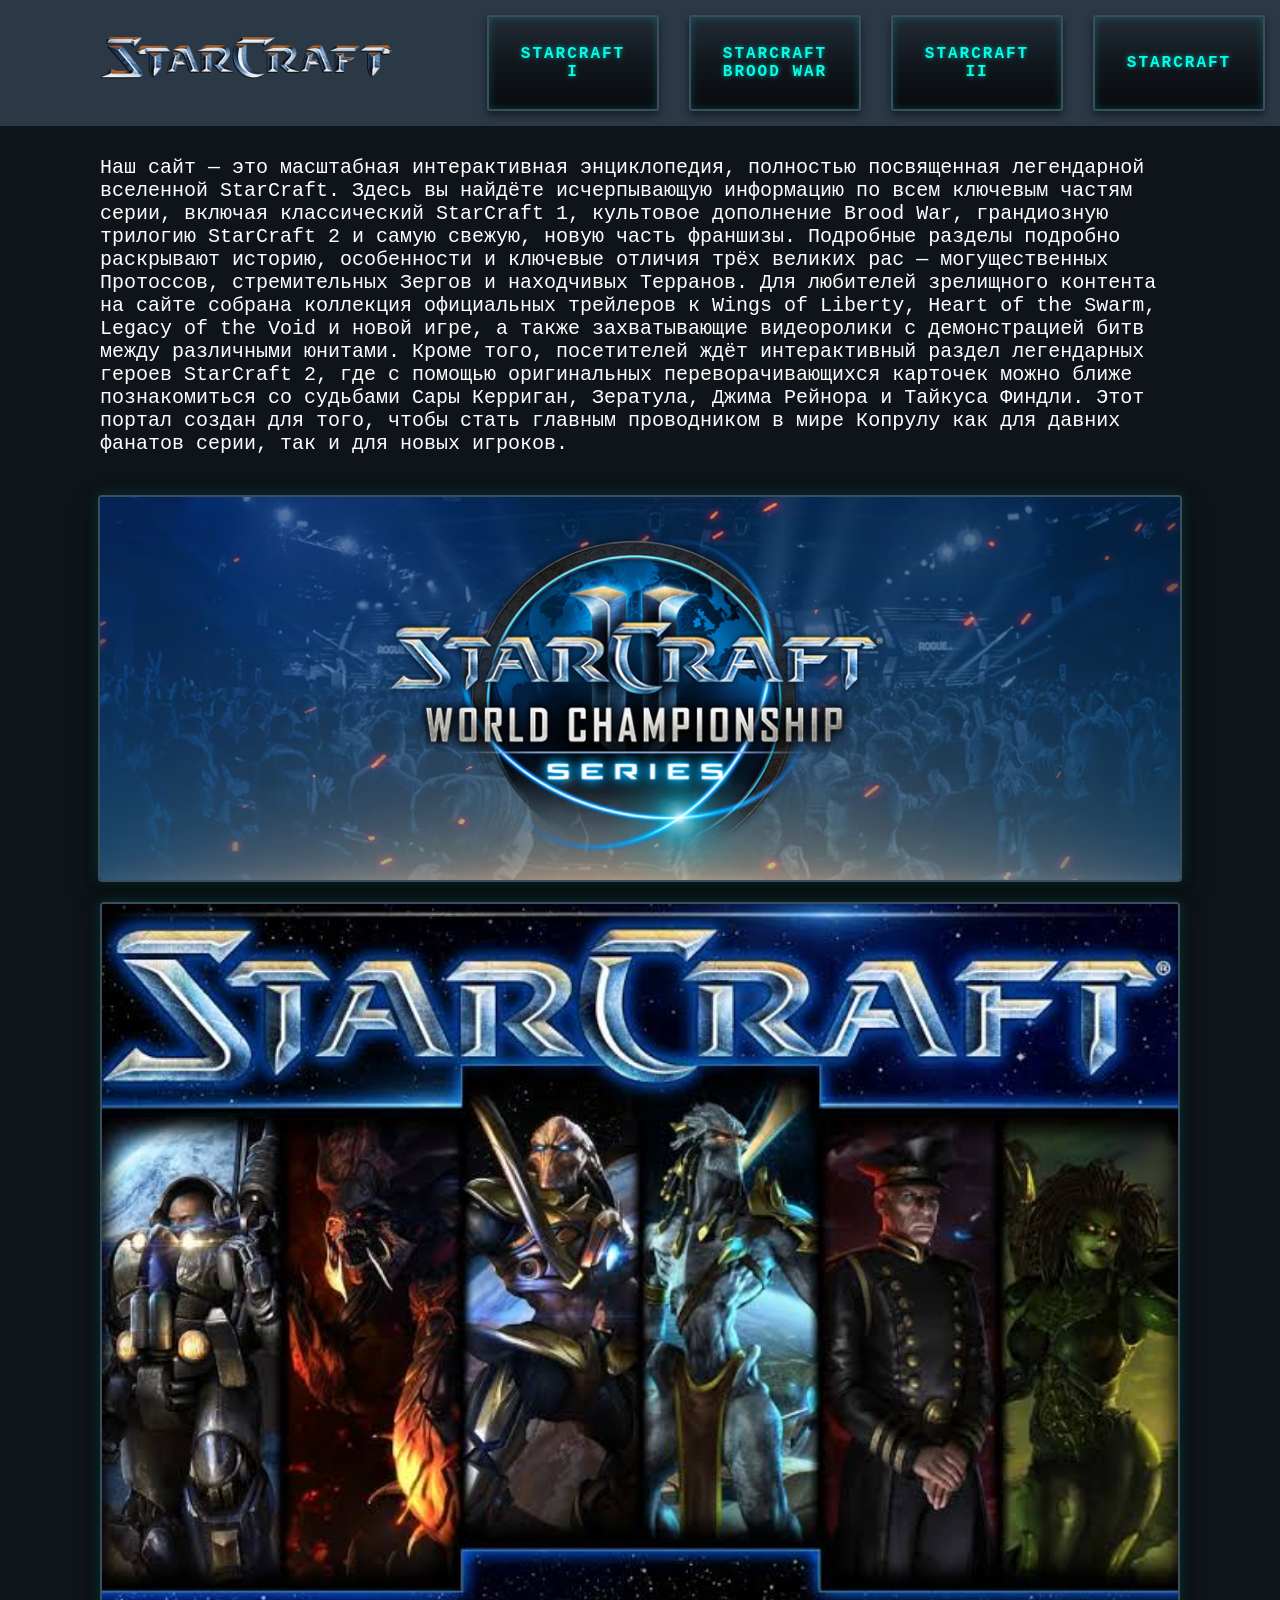
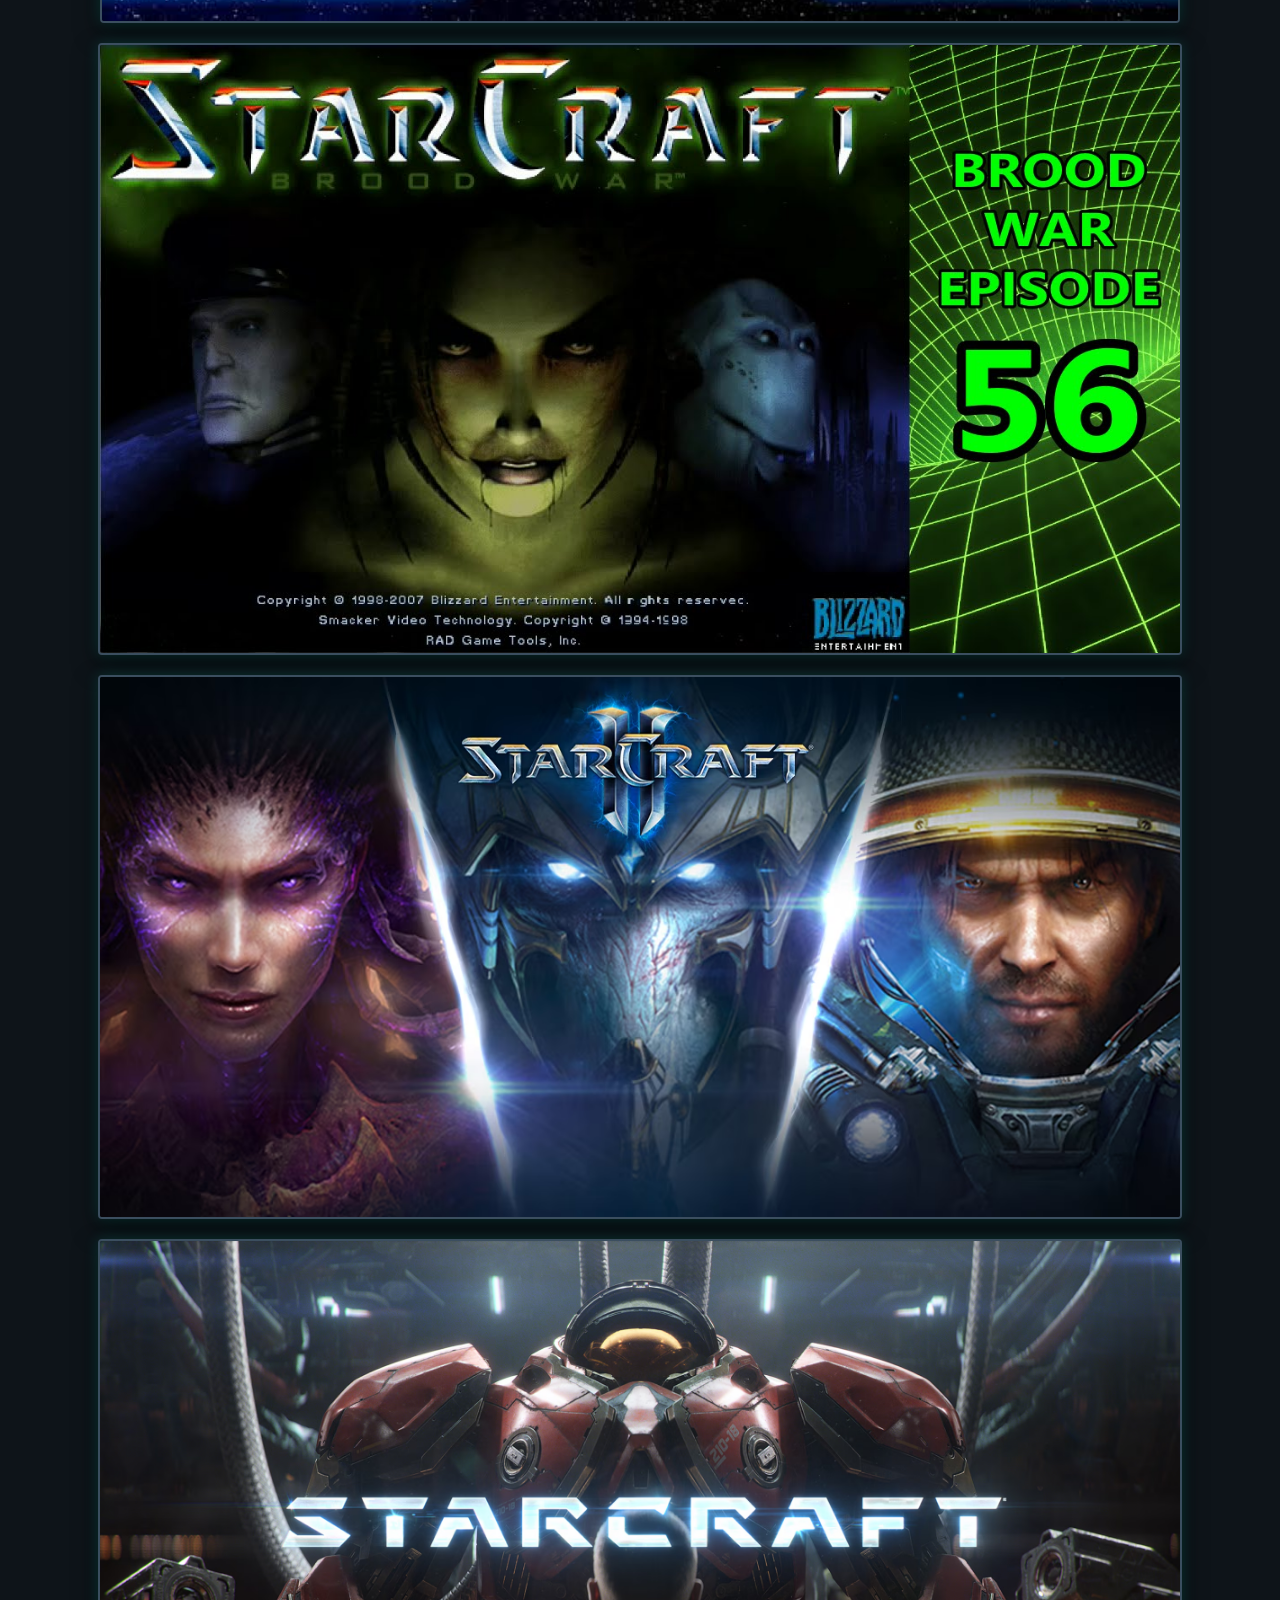
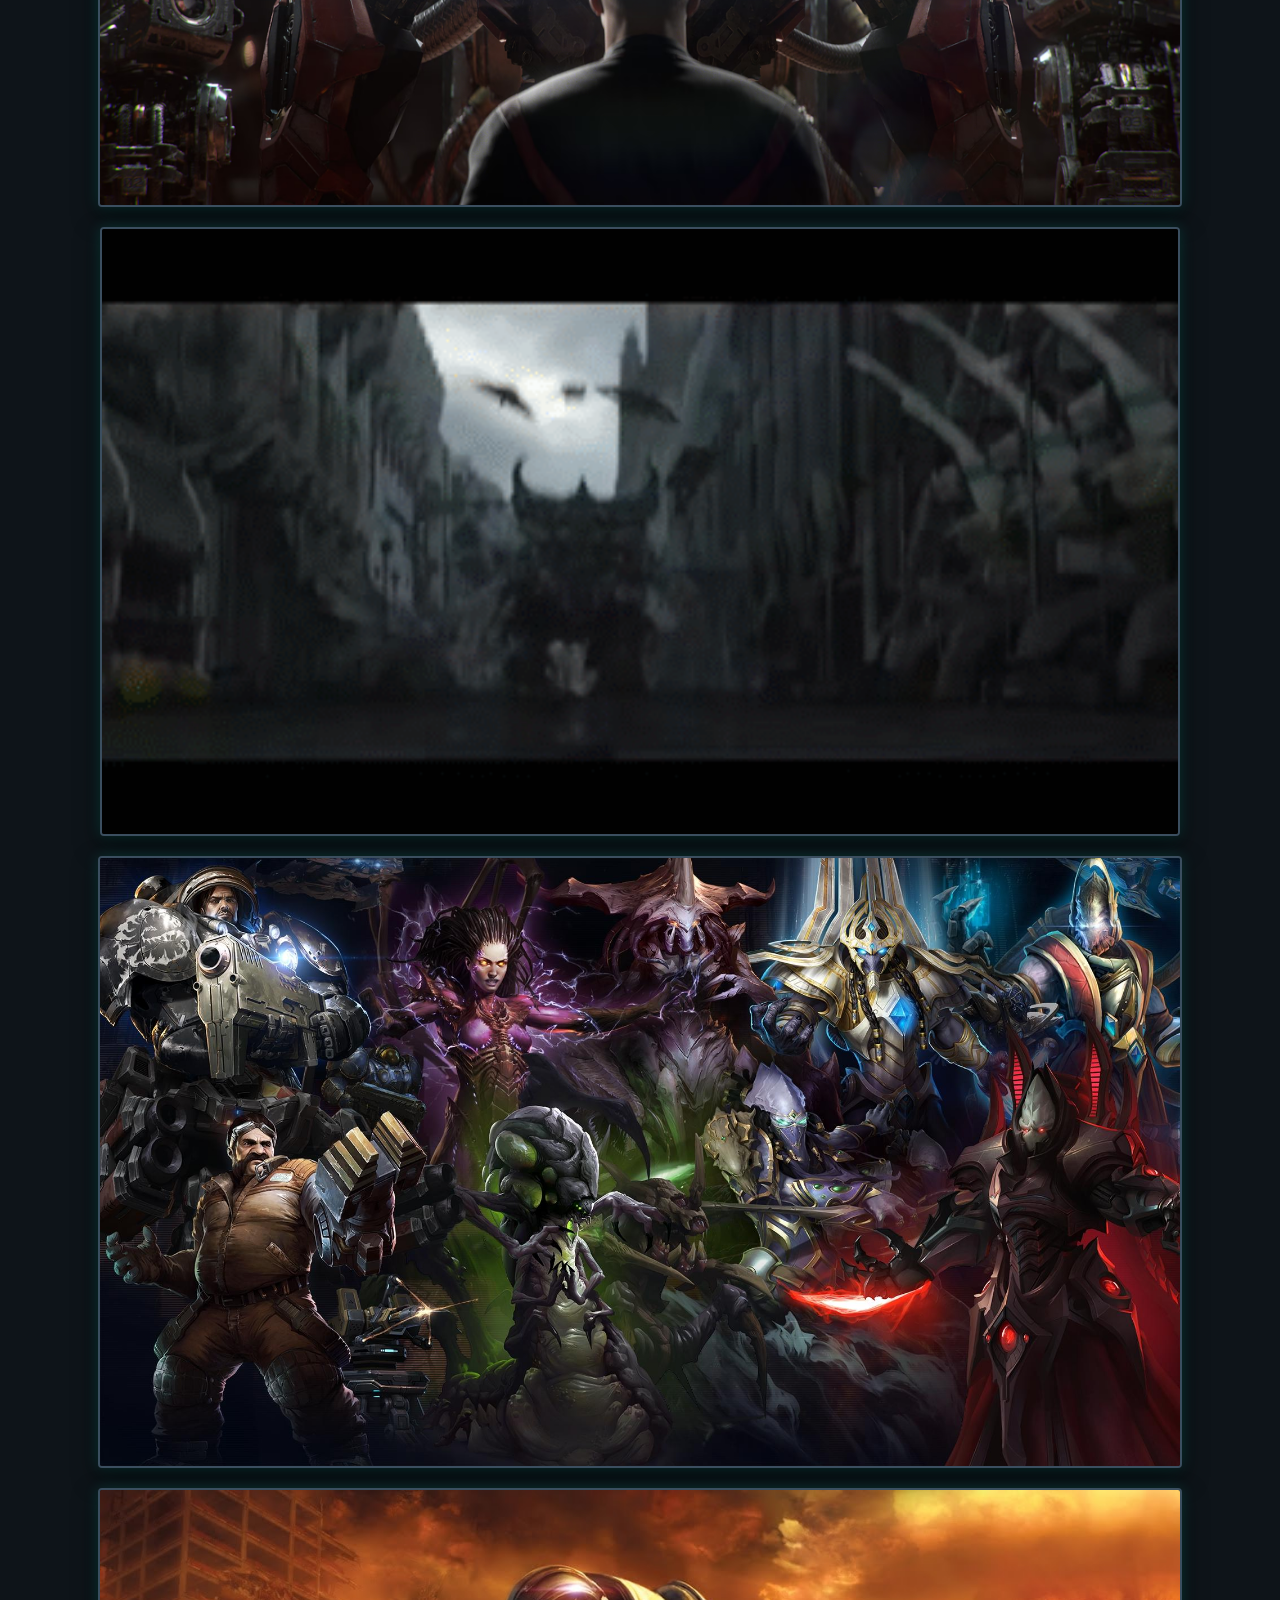
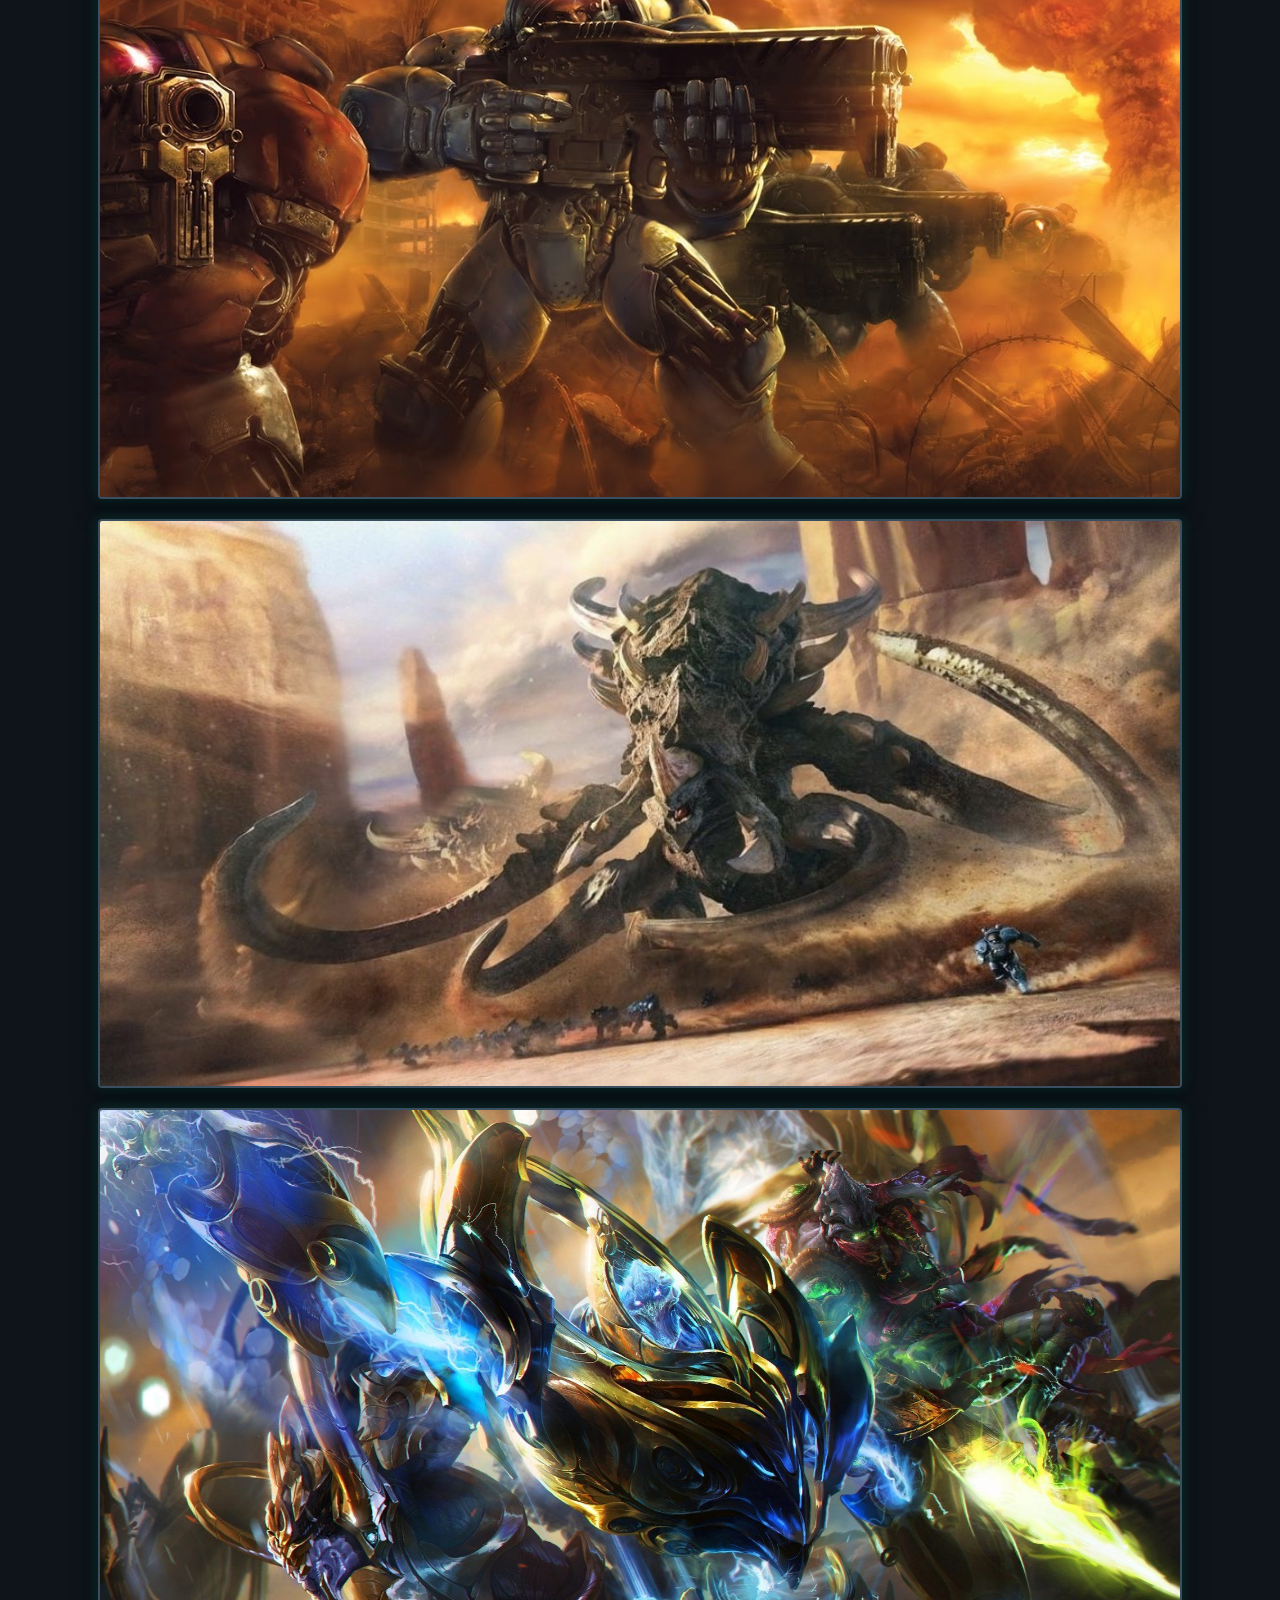
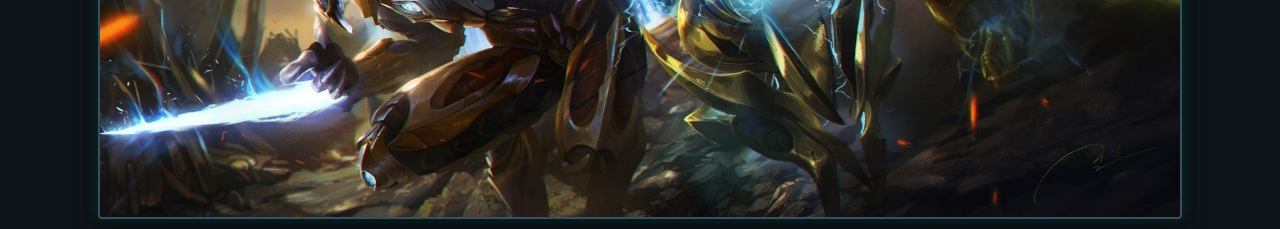
<file: index.html>
<!DOCTYPE html>
<html lang="ru">
<head>
    <meta charset="UTF-8">
    <meta name="viewport" content="width=device-width, initial-scale=1.0">
    <title>StarCraft Site</title>
    <link rel="stylesheet" href="css/style.css">
</head>
<body>
    <!-- здесь кнопки навигации -->
    <nav>
        <!-- логотип старкрафт (если нажать, то вернуться домой) -->
        <div class="logo">
            <a href="index.html">
                <img src="imgs/logo.png" alt="">
            </a>
        </div>

        <!-- кнопки на другие страницы -->
        <div class="buttons-container">
            <div class="button">
                <a href="starcraft1.html"><p>StarCraft I</p></a>
            </div>

            <div class="button">
                <a href="starcraft_brood_war.html"><p>StarCraft Brood War</p></a>
            </div>
                
            <div class="button">
                <a href="starcraft2.html"><p>StarCraft II</p></a>
            </div>

            <div class="button">
                <a href="starcraft.html"><p>StarCraft</p></a>
            </div>
        </div>
    </nav>

    <!-- здесь контент -->
    <div class="content">
        <!-- текст про что этот сайт -->
        <div class="main-text content-container">
            <p>Наш сайт — это масштабная интерактивная энциклопедия, полностью посвященная легендарной вселенной StarCraft. Здесь вы найдёте исчерпывающую информацию по всем ключевым частям серии, включая классический StarCraft 1, культовое дополнение Brood War, грандиозную трилогию StarCraft 2 и самую свежую, новую часть франшизы. Подробные разделы подробно раскрывают историю, особенности и ключевые отличия трёх великих рас — могущественных Протоссов, стремительных Зергов и находчивых Терранов. Для любителей зрелищного контента на сайте собрана коллекция официальных трейлеров к Wings of Liberty, Heart of the Swarm, Legacy of the Void и новой игре, а также захватывающие видеоролики с демонстрацией битв между различными юнитами. Кроме того, посетителей ждёт интерактивный раздел легендарных героев StarCraft 2, где с помощью оригинальных переворачивающихся карточек можно ближе познакомиться со судьбами Сары Керриган, Зератула, Джима Рейнора и Тайкуса Финдли. Этот портал создан для того, чтобы стать главным проводником в мире Копрулу как для давних фанатов серии, так и для новых игроков.</p>
        </div>

        <!-- киберспорт -->
        <a href="cybersport.html" class="big-image content-container">
            <img src="imgs/index/cybersport.avif" alt="">
            <!-- скрытый текст (при наведении фото поднимается и текст плавно появляется) -->
            <p>Киберспорт</p>
        </a>

        <!-- Большое фото sc1 -->
        <a href="starcraft1.html" class="big-image content-container">
            <img src="imgs/index/starcraft 1.jpeg" alt="">
            <!-- скрытый текст (при наведении фото поднимается и текст плавно появляется) -->
            <p>StarCraft I</p>
        </a>

        <!-- Большое фото sc brood war -->
        <a href="starcraft_brood_war.html" class="big-image content-container">
            <img src="imgs/index/sc brood war.jpg" alt="">
            <!-- скрытый текст (при наведении фото поднимается и текст плавно появляется) -->
            <p>StarCraft Brood War</p>
        </a>

        <!-- Большое фото sc II -->
        <a href="starcraft2.html" class="big-image content-container">
            <img src="imgs/index/sc 2.avif" alt="">
            <!-- скрытый текст (при наведении фото поднимается и текст плавно появляется) -->
            <p>StarCraft II</p>
        </a>

        <!-- Большое фото sc -->
        <a href="starcraft.html" class="big-image content-container">
            <img src="imgs/index/sc new.avif" alt="">
            <!-- скрытый текст (при наведении фото поднимается и текст плавно появляется) -->
            <p>StarCraft</p>
        </a>

        <!-- Трейлеры -->
        <a href="trailers.html" class="big-image content-container">
            <img src="imgs/index/trailer.gif" alt="">
            <!-- скрытый текст (при наведении фото поднимается и текст плавно появляется) -->
            <p>Трейлеры</p>
        </a>

        <!-- Герои -->
        <a href="heroes.html" class="big-image content-container">
            <img src="imgs/index/heroes.jpeg " alt="">
            <!-- скрытый текст (при наведении фото поднимается и текст плавно появляется) -->
            <p>Герои</p>
        </a>

        <!-- Терраны -->
        <a href="terran.html" class="big-image content-container">
            <img src="imgs/index/terrans.jpg" alt="">
            <!-- скрытый текст (при наведении фото поднимается и текст плавно появляется) -->
            <p>Терраны</p>
        </a>

        <!-- Зерги -->
        <a href="zerg.html" class="big-image content-container">
            <img src="imgs/index/zergs.jpg" alt="">
            <!-- скрытый текст (при наведении фото поднимается и текст плавно появляется) -->
            <p>Зерги</p>
        </a>

        <!-- Протоссы -->
        <a href="protoss.html" class="big-image content-container">
            <img src="imgs/index/protoss.jpg" alt="">
            <!-- скрытый текст (при наведении фото поднимается и текст плавно появляется) -->
            <p>Протоссы</p>
        </a>
    </div>

    <div class="frontend">
        <div class="circle-button" id="up">
            <img src="imgs/arrowup.png" alt="">
        </div>
    </div>

    <!-- JS -->
    <script src="js/arrow.js"></script>
</body>
</html>
</file>
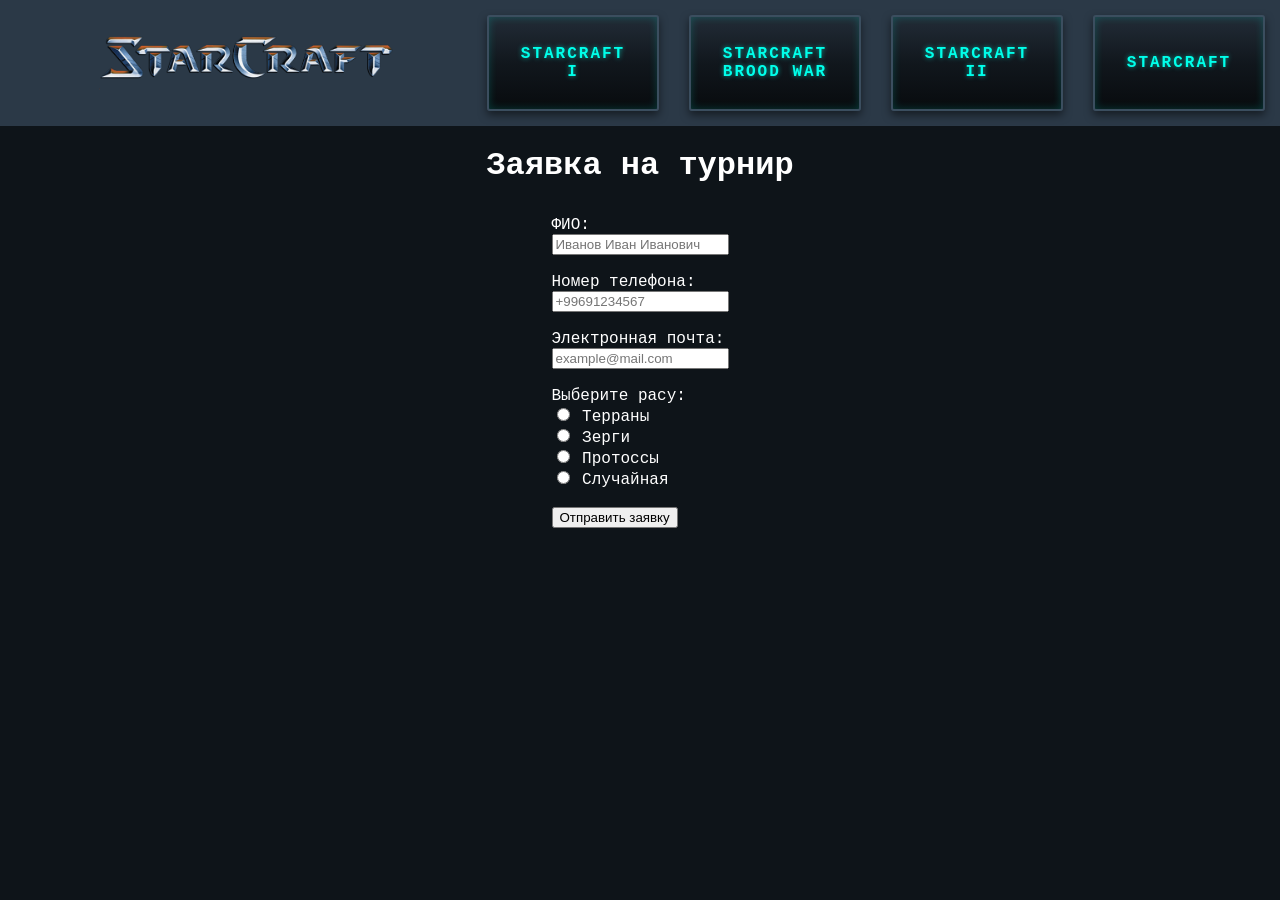
<file: cybersport.html>
<!DOCTYPE html>
<html lang="en">
<head>
    <meta charset="UTF-8">
    <meta name="viewport" content="width=device-width, initial-scale=1.0">
    <title>Cybersport</title>
    <link rel="stylesheet" href="css/style.css">
</head>
<body>
    <!-- здесь кнопки навигации -->
    <nav>
        <!-- логотип старкрафт (если нажать, то вернуться домой) -->
        <div class="logo">
            <a href="index.html">
                <img src="imgs/logo.png" alt="">
            </a>
        </div>

        <!-- кнопки на другие страницы -->
        <div class="buttons-container">
            <div class="button">
                <a href="starcraft1.html"><p>StarCraft I</p></a>
            </div>

            <div class="button">
                <a href="starcraft_brood_war.html"><p>StarCraft Brood War</p></a>
            </div>
                
            <div class="button">
                <a href="starcraft2.html"><p>StarCraft II</p></a>
            </div>

            <div class="button">
                <a href="starcraft.html"><p>StarCraft</p></a>
            </div>
        </div>
    </nav>

    <h1 style="text-align: center;">Заявка на турнир</h1>

    <div class="content">
        <!-- Форма на турнир -->
        <form id="tournamentForm">
            <!-- ФИО, где отчество опционально -->
            <div>
                <label for="fullname">ФИО:</label><br>
                <input type="text" id="fullname" placeholder="Иванов Иван Иванович">
                <span id="nameError" style="color: red;"></span>
            </div>
            <br>

            <!-- Телефон -->
            <div>
                <label for="phone">Номер телефона:</label><br>
                <input type="text" id="phone" placeholder="+99691234567">
                <span id="phoneError" style="color: red;"></span>
            </div>
            <br>

            <!-- Почта -->
            <div>
                <label for="email">Электронная почта:</label><br>
                <input type="text" id="email" placeholder="example@mail.com">
                <span id="emailError" style="color: red;"></span>
            </div>

            <br>

            <!-- Выбор расы -->
            <div>
                <label>Выберите расу:</label><br>
                <label>
                    <input type="radio" name="race" value="Terran"> Терраны
                </label><br>
                <label>
                    <input type="radio" name="race" value="Zerg"> Зерги
                </label><br>
                <label>
                    <input type="radio" name="race" value="Protoss"> Протоссы
                </label><br>
                <label>
                    <input type="radio" name="race" value="Random"> Случайная
                </label><br>
                <span id="raceError" style="color: red;"></span>
            </div>

            <br>
            <!-- отправка заявки -->
            <button type="submit">Отправить заявку</button>
        </form>

        <!-- сообщение об успешной отправке -->
        <h3 id="successMessage" style="color: green;"></h3>
    </div>

    <!-- JS -->
    <script src="js/cybersport.js"></script>
</body>
</html>
</file>
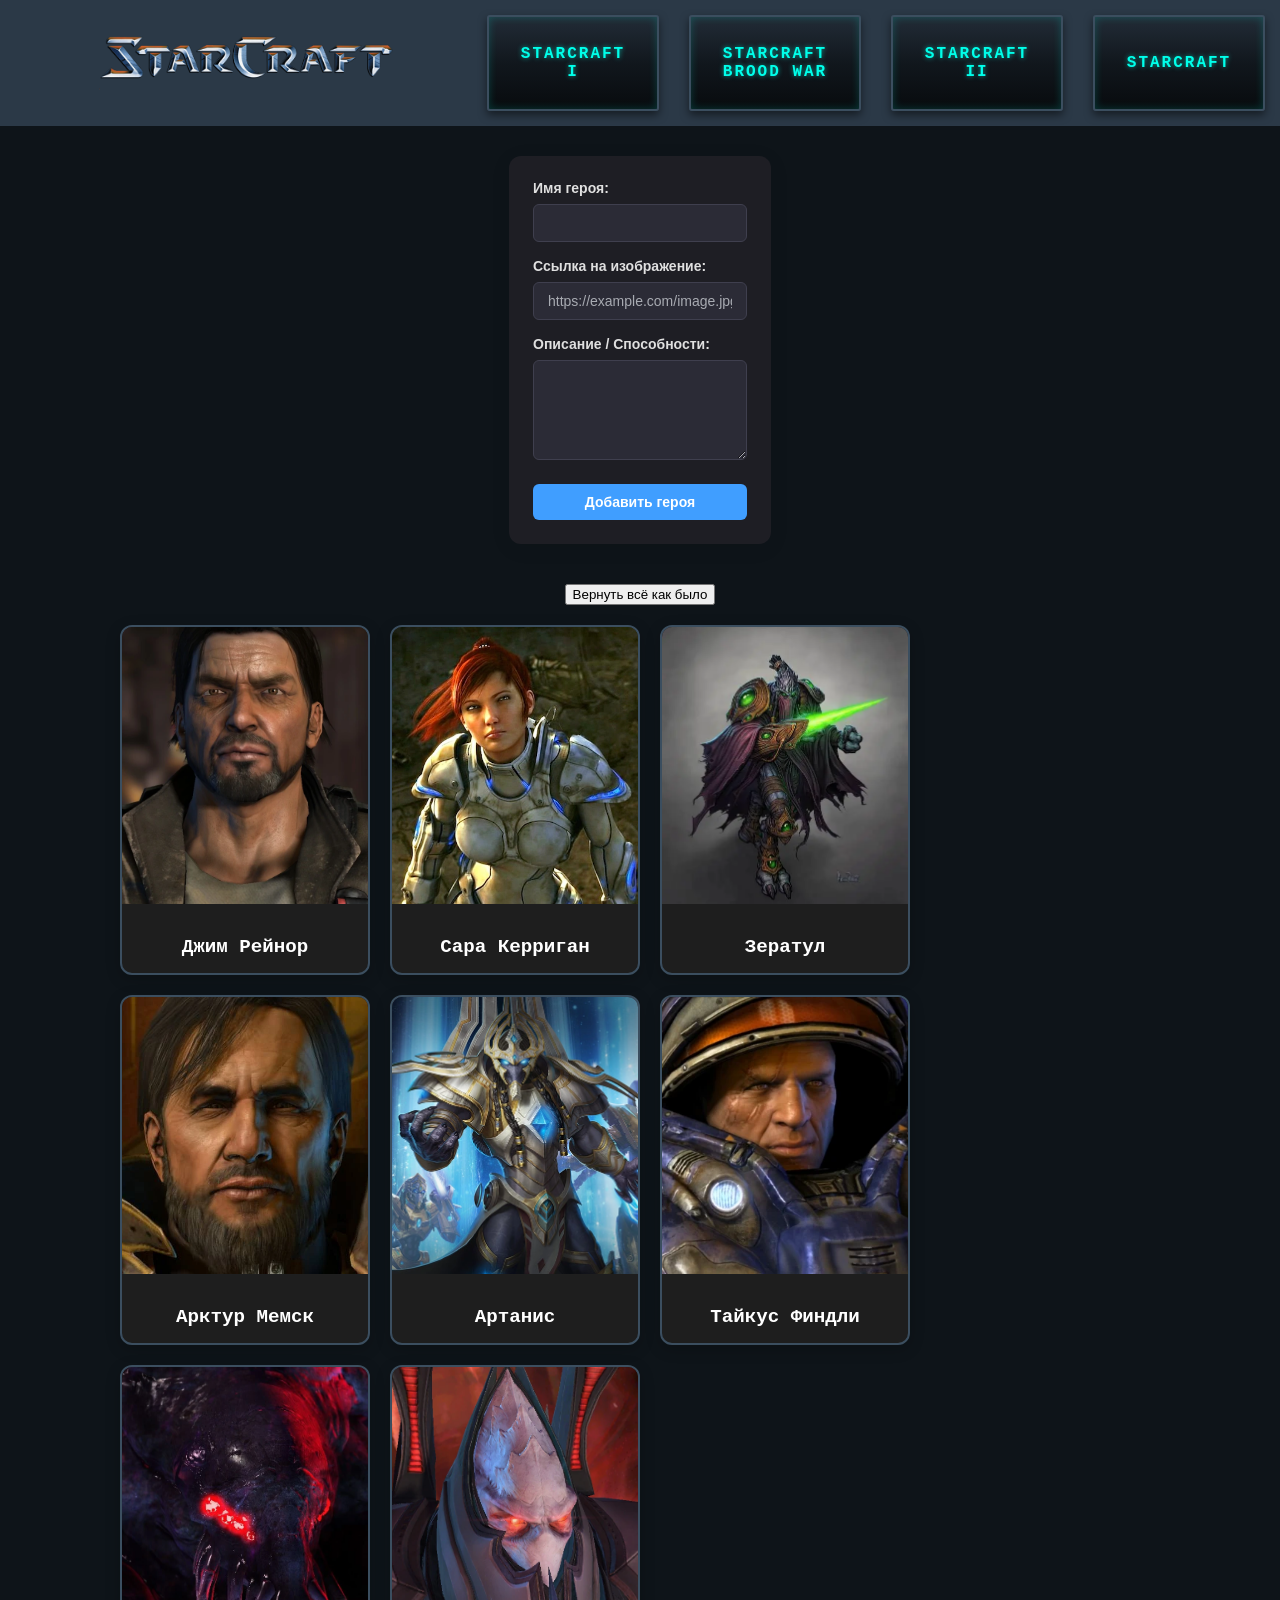
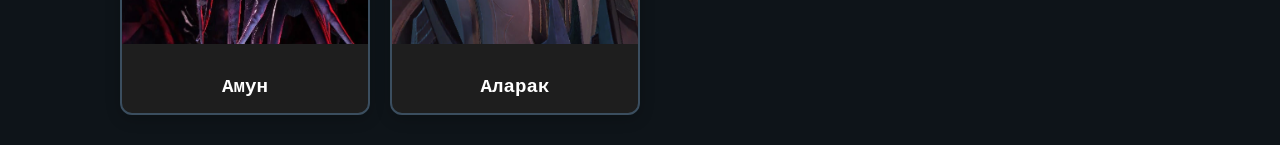
<file: heroes.html>
<!DOCTYPE html>
<html lang="en">
<head>
    <meta charset="UTF-8">
    <meta name="viewport" content="width=device-width, initial-scale=1.0">
    <title>Heroes</title>
    <link rel="stylesheet" href="css/style.css">
</head>
<body>
    <!-- здесь кнопки навигации -->
    <nav>
        <!-- логотип старкрафт (если нажать, то вернуться домой) -->
        <div class="logo">
            <a href="index.html">
                <img src="imgs/logo.png" alt="">
            </a>
        </div>

        <!-- кнопки на другие страницы -->
        <div class="buttons-container">
            <div class="button">
                <a href="starcraft1.html"><p>StarCraft I</p></a>
            </div>

            <div class="button">
                <a href="starcraft_brood_war.html"><p>StarCraft Brood War</p></a>
            </div>
                
            <div class="button">
                <a href="starcraft2.html"><p>StarCraft II</p></a>
            </div>

            <div class="button">
                <a href="starcraft.html"><p>StarCraft</p></a>
            </div>
        </div>
    </nav>
    
    <div class="content">
        <!-- Формочка для CRUD -->
        <form id="heroForm">
            <input type="hidden" id="heroId">
            
            <label for="heroName">Имя героя:</label>
            <input type="text" id="heroName" required>
            
            <label for="heroImage">Ссылка на изображение:</label>
            <input type="url" id="heroImage" placeholder="https://example.com/image.jpg">
            
            <label for="heroDescription">Описание / Способности:</label>
            <textarea id="heroDescription" required></textarea>
            
            <button type="submit" id="submitBtn">Добавить героя</button>
            <button type="button" id="cancelBtn" style="display: none;">Отмена</button>
        </form>
        <button onclick="resetAll()">Вернуть всё как было</button>


        <!-- сетка карточек -->
        <div class="cards-container">
            <!-- Здесь раньше были карточки, но их заменил JS и JSON -->
        </div>
    </div>

    <!-- JS -->
    <script src="js/heroes.js"></script>
</body>
</html>
</file>
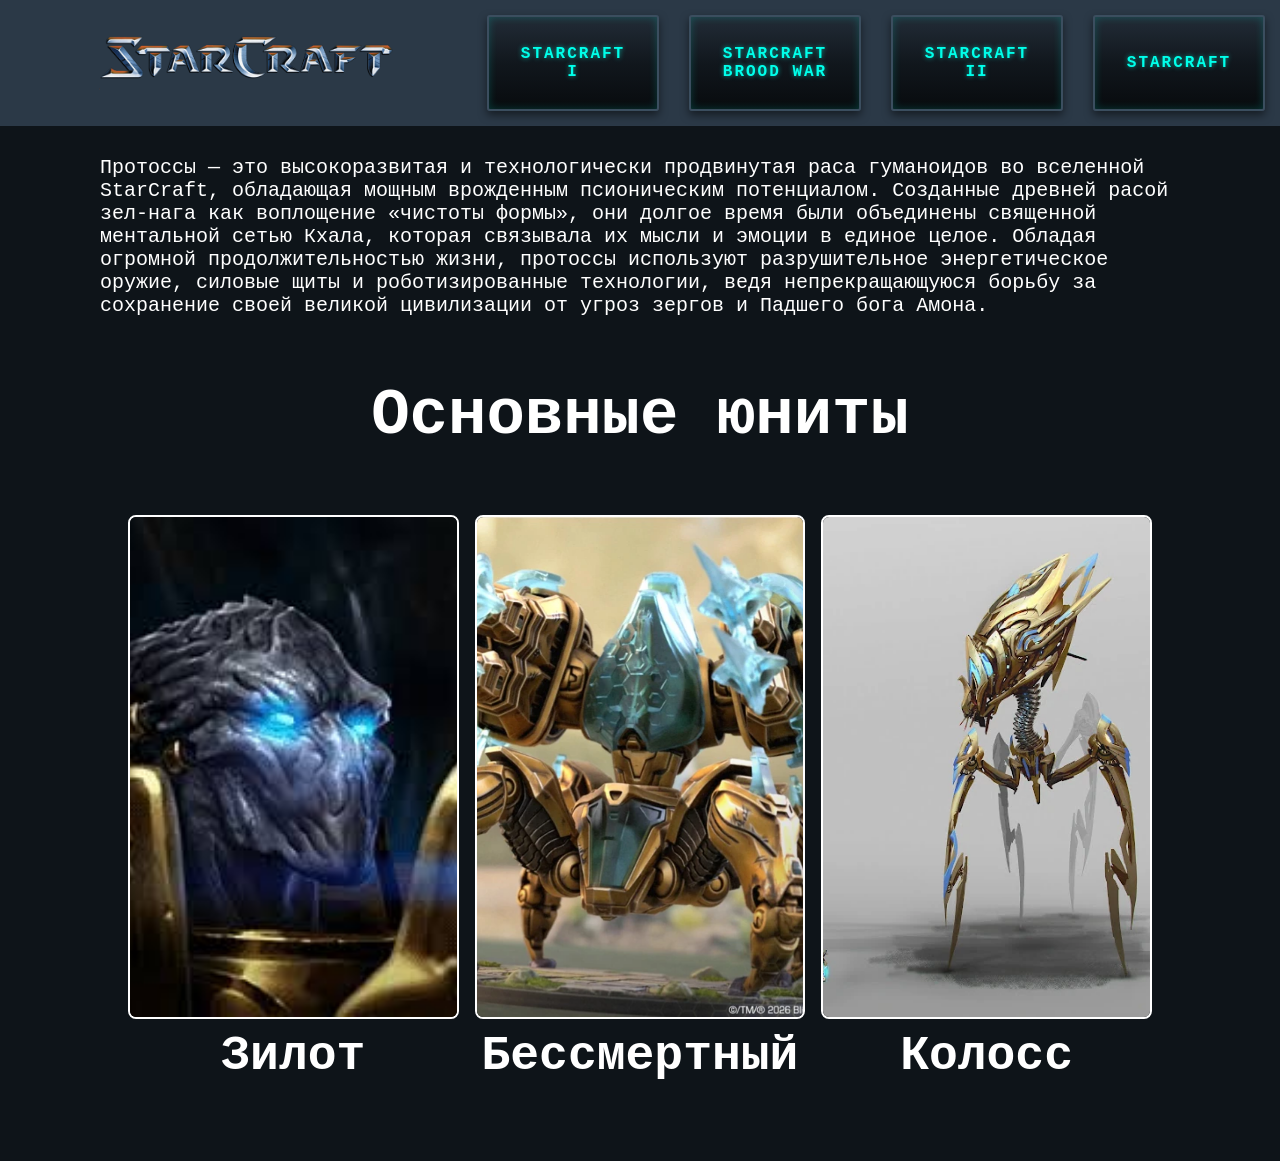
<file: protoss.html>
<!DOCTYPE html>
<html lang="en">
<head>
    <meta charset="UTF-8">
    <meta name="viewport" content="width=device-width, initial-scale=1.0">
    <title>Protoss</title>
    <link rel="stylesheet" href="css/style.css">
</head>
<body>
    <!-- здесь кнопки навигации -->
    <nav>
        <!-- логотип старкрафт (если нажать, то вернуться домой) -->
        <div class="logo">
            <a href="index.html">
                <img src="imgs/logo.png" alt="">
            </a>
        </div>

        <!-- кнопки на другие страницы -->
        <div class="buttons-container">
            <div class="button">
                <a href="starcraft1.html"><p>StarCraft I</p></a>
            </div>

            <div class="button">
                <a href="starcraft_brood_war.html"><p>StarCraft Brood War</p></a>
            </div>
                
            <div class="button">
                <a href="starcraft2.html"><p>StarCraft II</p></a>
            </div>

            <div class="button">
                <a href="starcraft.html"><p>StarCraft</p></a>
            </div>
        </div>
    </nav>
    
    <div class="content">
        <!-- краткий текст про расу -->
        <div class="main-text">
            <p>Протоссы — это высокоразвитая и технологически продвинутая раса гуманоидов во вселенной StarCraft, обладающая мощным врожденным псионическим потенциалом. Созданные древней расой зел-нага как воплощение «чистоты формы», они долгое время были объединены священной ментальной сетью Кхала, которая связывала их мысли и эмоции в единое целое. Обладая огромной продолжительностью жизни, протоссы используют разрушительное энергетическое оружие, силовые щиты и роботизированные технологии, ведя непрекращающуюся борьбу за сохранение своей великой цивилизации от угроз зергов и Падшего бога Амона.</p>
        </div>

        <!-- Тайтл: основные юниты -->
        <div>
            <h1 class="unit-h">Основные юниты</h1>
        </div>

        <!-- Фото основных юнитов -->
        <div class="unit-images">
            <div class="unit-container">
                <img src="imgs/protoss/zealot.jpeg" alt="">
                <p>Зилот</p>
            </div>

            <div class="unit-container">
                <img src="imgs/protoss/Immortal_SCTMG_Phys4.webp" alt="">
                <p>Бессмертный</p>
            </div>

            <div class="unit-container">
                <img src="imgs/protoss/ColossusZealot_SC2-LotV_Cncpt1.webp" alt="">
                <p>Колосс</p>
            </div>
        </div>
    </div>

    <!-- Модальное окно для просмотра фото -->
    <div class="modal" id="imageModal">
        <span class="modal-close" id="modalClose">&times;</span>
        <img class="modal-content" id="modalImg" alt="Увеличенное фото">
        <p class="modal-caption" id="modalCaption"></p>
    </div>

    <!-- JS -->
    <script src="js/units.js"></script>
</body>
</html>
</file>
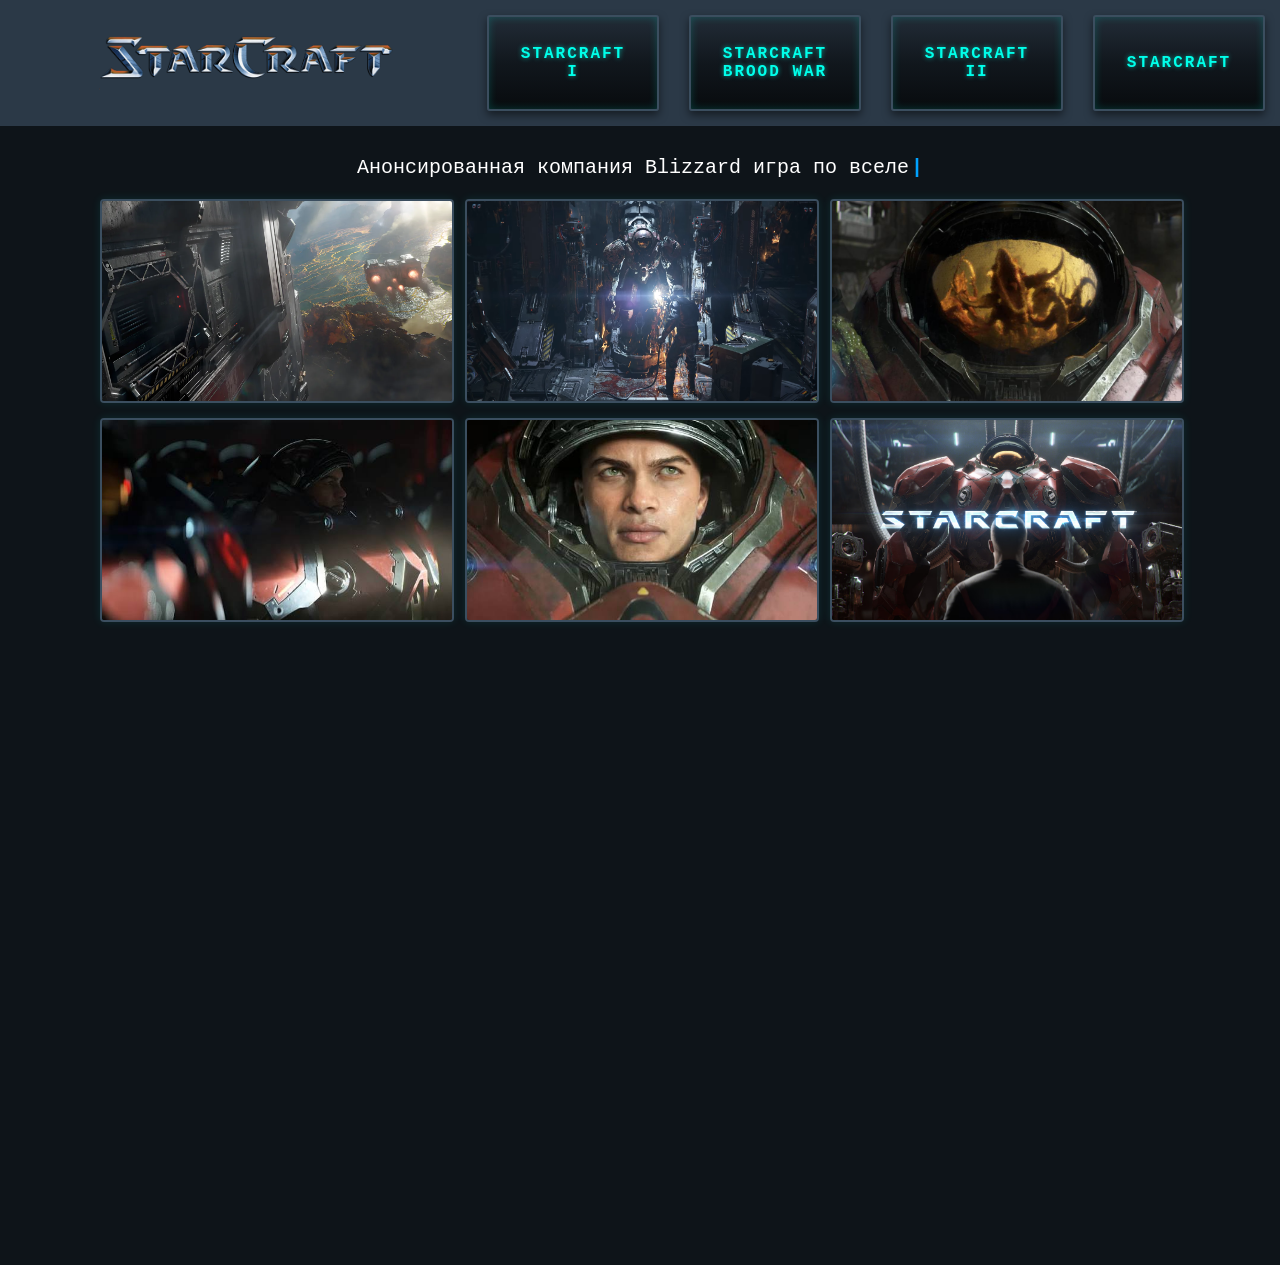
<file: starcraft.html>
<!DOCTYPE html>
<html lang="ru">
<head>
    <meta charset="UTF-8">
    <meta name="viewport" content="width=device-width, initial-scale=1.0">
    <title>StarCraft</title>
    <link rel="stylesheet" href="css/style.css">
</head>
<body>
    <!-- здесь кнопки навигации -->
    <nav>
        <!-- логотип старкрафт (если нажать, то вернуться домой) -->
        <div class="logo">
            <a href="index.html">
                <img src="imgs/logo.png" alt="">
            </a>
        </div>

        <!-- кнопки на другие страницы -->
        <div class="buttons-container">
            <div class="button">
                <a href="starcraft1.html"><p>StarCraft I</p></a>
            </div>

            <div class="button">
                <a href="starcraft_brood_war.html"><p>StarCraft Brood War</p></a>
            </div>
                
            <div class="button">
                <a href="starcraft2.html"><p>StarCraft II</p></a>
            </div>

            <div class="button">
                <a href="starcraft.html"><p>StarCraft</p></a>
            </div>
        </div>
    </nav>

    <!-- контент -->
    <div class="content">
        <!-- краткий текст про что эта игра -->
        <div class="main-text content-container" id="typedText">
            <p>Анонсированная компания Blizzard игра по вселенной StarCraft представляет собой амбициозное ответвление от традиционного жанра стратегий в реальном времени, совершающее переход к формату мрачного шутера с открытым миром. Действие этой масштабной научно-фантастической игры разворачивается спустя несколько десятилетий после драматических событий трилогии StarCraft II, когда сектор Копрулу снова сталкивается с нарастающей угрозой возобновившейся войны и возвращения Зергов. Вместо привычного управления армиями с высоты птичьего полёта игрок погружается во вселенную от первого лица, принимая на себя роль бойца на самой передовой — прямо «на земле» среди пехоты и военной техники. Повествование предлагает законченную сюжетную историю, акцентируя внимание на выживании, исследовании опасных планет и исследовании жестокого мира, где баланс сил между Терранами, Зергами и Протоссами вновь оказывается под угрозой полного краха.</p>
        </div>

        <!-- 6 фото -->
        <div class="img6">
            <!-- 1 -->
            <div>
                <img src="imgs/starcraft/1.webp" alt="">
            </div>
            <!-- 2 -->
            <div>
                <img src="imgs/starcraft/2.png" alt="">
            </div>
            <!-- 3 -->
            <div>
                <img src="imgs/starcraft/3.jpeg" alt="">
            </div>
            <!-- 4 -->
            <div>
                <img src="imgs/starcraft/4.jpeg" alt="">
            </div>
            <!-- 5 -->
            <div>
                <img src="imgs/starcraft/5.jpeg" alt="">
            </div>
            <!-- 6 -->
            <div>
                <img src="imgs/index/sc new.avif" alt="">
            </div>
        </div>

        <!-- видео геймплей -->
        <div class="video-container">
            <iframe src="https://www.youtube.com/embed/kAHntV0eY74?si=r6Pld2xWdA_DMeix" title="YouTube video player" frameborder="0" allow="accelerometer; autoplay; clipboard-write; encrypted-media; gyroscope; picture-in-picture; web-share" referrerpolicy="strict-origin-when-cross-origin" allowfullscreen></iframe>
        </div>
    </div>

    <!-- JS -->
    <script src="js/type_text.js"></script>
</body>
</html>
</file>
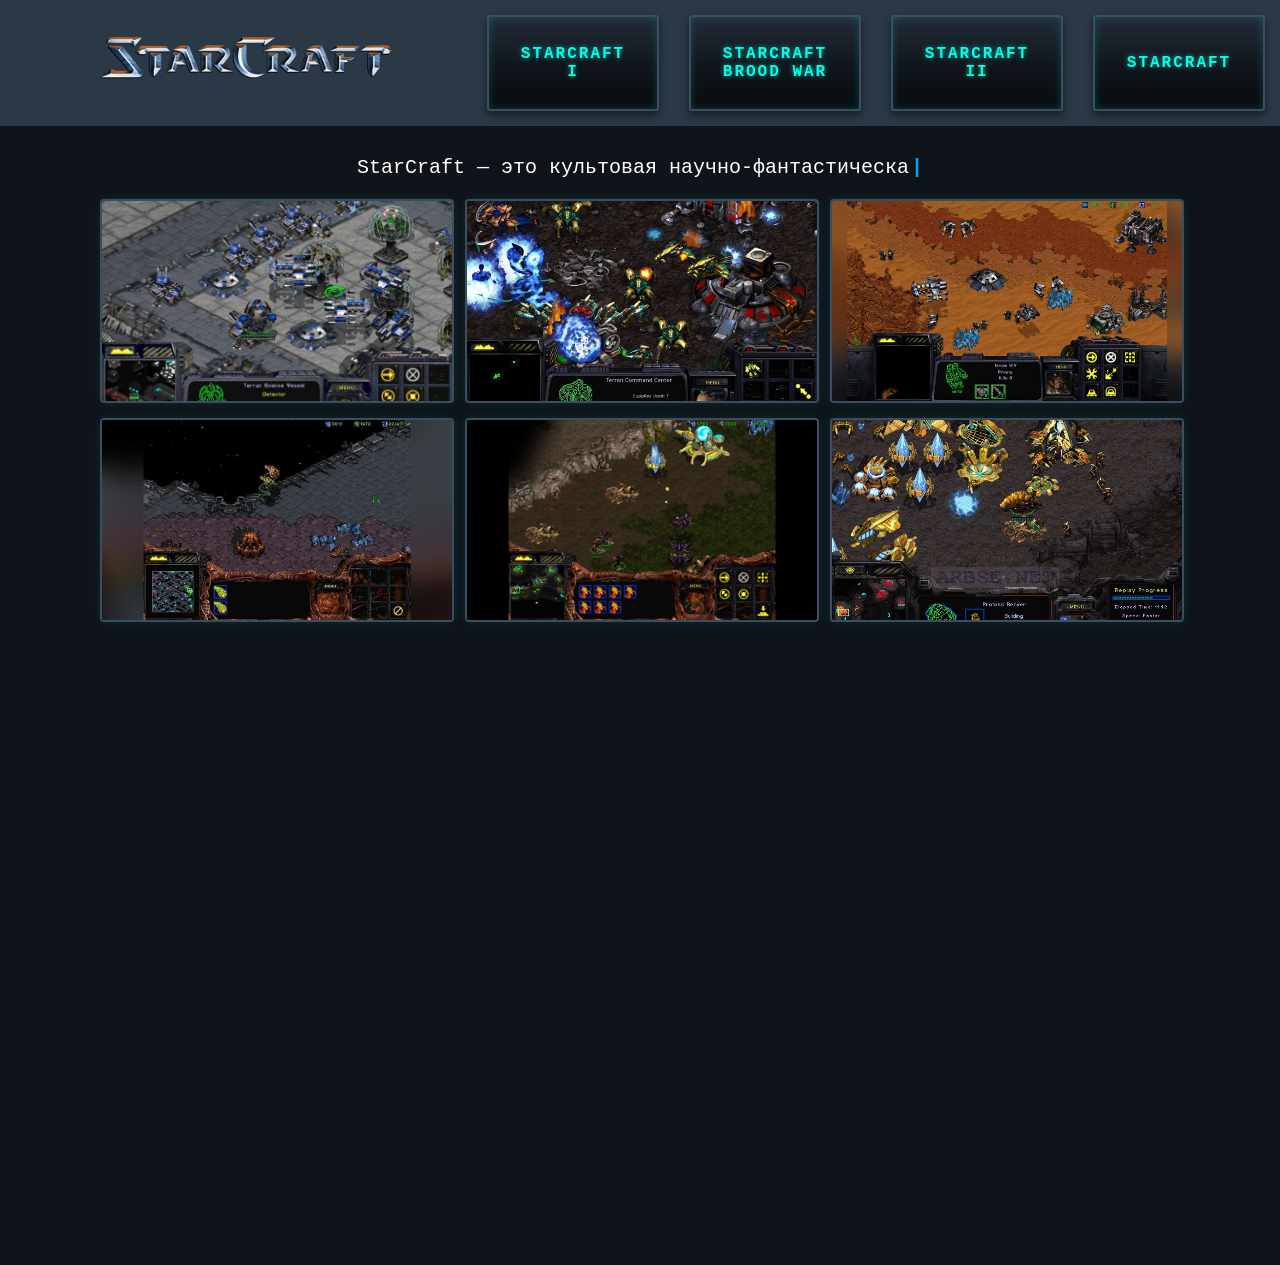
<file: starcraft1.html>
<!DOCTYPE html>
<html lang="ru">
<head>
    <meta charset="UTF-8">
    <meta name="viewport" content="width=device-width, initial-scale=1.0">
    <title>StarCraft I</title>
    <link rel="stylesheet" href="css/style.css">
</head>
<body>
    <!-- здесь кнопки навигации -->
    <nav>
        <!-- логотип старкрафт (если нажать, то вернуться домой) -->
        <div class="logo">
            <a href="index.html">
                <img src="imgs/logo.png" alt="">
            </a>
        </div>

        <!-- кнопки на другие страницы -->
        <div class="buttons-container">
            <div class="button">
                <a href="starcraft1.html"><p>StarCraft I</p></a>
            </div>

            <div class="button">
                <a href="starcraft_brood_war.html"><p>StarCraft Brood War</p></a>
            </div>
                
            <div class="button">
                <a href="starcraft2.html"><p>StarCraft II</p></a>
            </div>

            <div class="button">
                <a href="starcraft.html"><p>StarCraft</p></a>
            </div>
        </div>
    </nav>

    <!-- контент -->
    <div class="content">
        <!-- краткий текст про что эта игра -->
        <div class="main-text content-container" id="typedText">
            <p>StarCraft — это культовая научно-фантастическая стратегия в реальном времени, погружающая игроков в эпическое противостояние трех могущественных космических фракций за господство над далеким сектором Копрулу. В центре сюжета находится судьба человечества в лице Терранов — потомков изгнанников и преступников с Земли, пытающихся выжить на задворках галактики среди бесконечных внутренних войн. Их привычный мир рушится с появлением двух высокоразвитых инопланетных рас: биоорганического роя Зергов, стремящегося к поглощению и эволюционной трансформации всего живого, и древней высокотехнологичной цивилизации Протоссов, обладающих огромной псионической силой и пытающихся сдержать угрозу Зергов. Сюжетная кампания раскрывается через три последовательные истории, где игрок поочередно берет под управление каждую из сторон, погружаясь в сложную паутину политических интриг, предательств, драматических союзов и отчаянной борьбы за выживание, перекроившей баланс сил во всей галактике. </p>
        </div>

        <!-- 6 фото -->
        <div class="img6">
            <!-- 1 -->
            <div>
                <img src="imgs/starcraft I/1.avif" alt="">
            </div>
            <!-- 2 -->
            <div>
                <img src="imgs/starcraft I/2.png" alt="">
            </div>
            <!-- 3 -->
            <div>
                <img src="imgs/starcraft I/3.webp" alt="">
            </div>
            <!-- 4 -->
            <div>
                <img src="imgs/starcraft I/4.webp" alt="">
            </div>
            <!-- 5 -->
            <div>
                <img src="imgs/starcraft I/5.png" alt="">
            </div>
            <!-- 6 -->
            <div>
                <img src="imgs/starcraft I/6.jpg" alt="">
            </div>
        </div>

        <!-- видео геймплей -->
        <div class="video-container">
            <iframe src="https://www.youtube.com/embed/n3g6TpJ9SkA?si=8ceywhyNLBGdUK1R" title="YouTube video player" frameborder="0" allow="accelerometer; autoplay; clipboard-write; encrypted-media; gyroscope; picture-in-picture; web-share" referrerpolicy="strict-origin-when-cross-origin" allowfullscreen></iframe>
        </div>
    </div>

    <!-- JS -->
    <script src="js/type_text.js"></script>
</body>
</html>
</file>
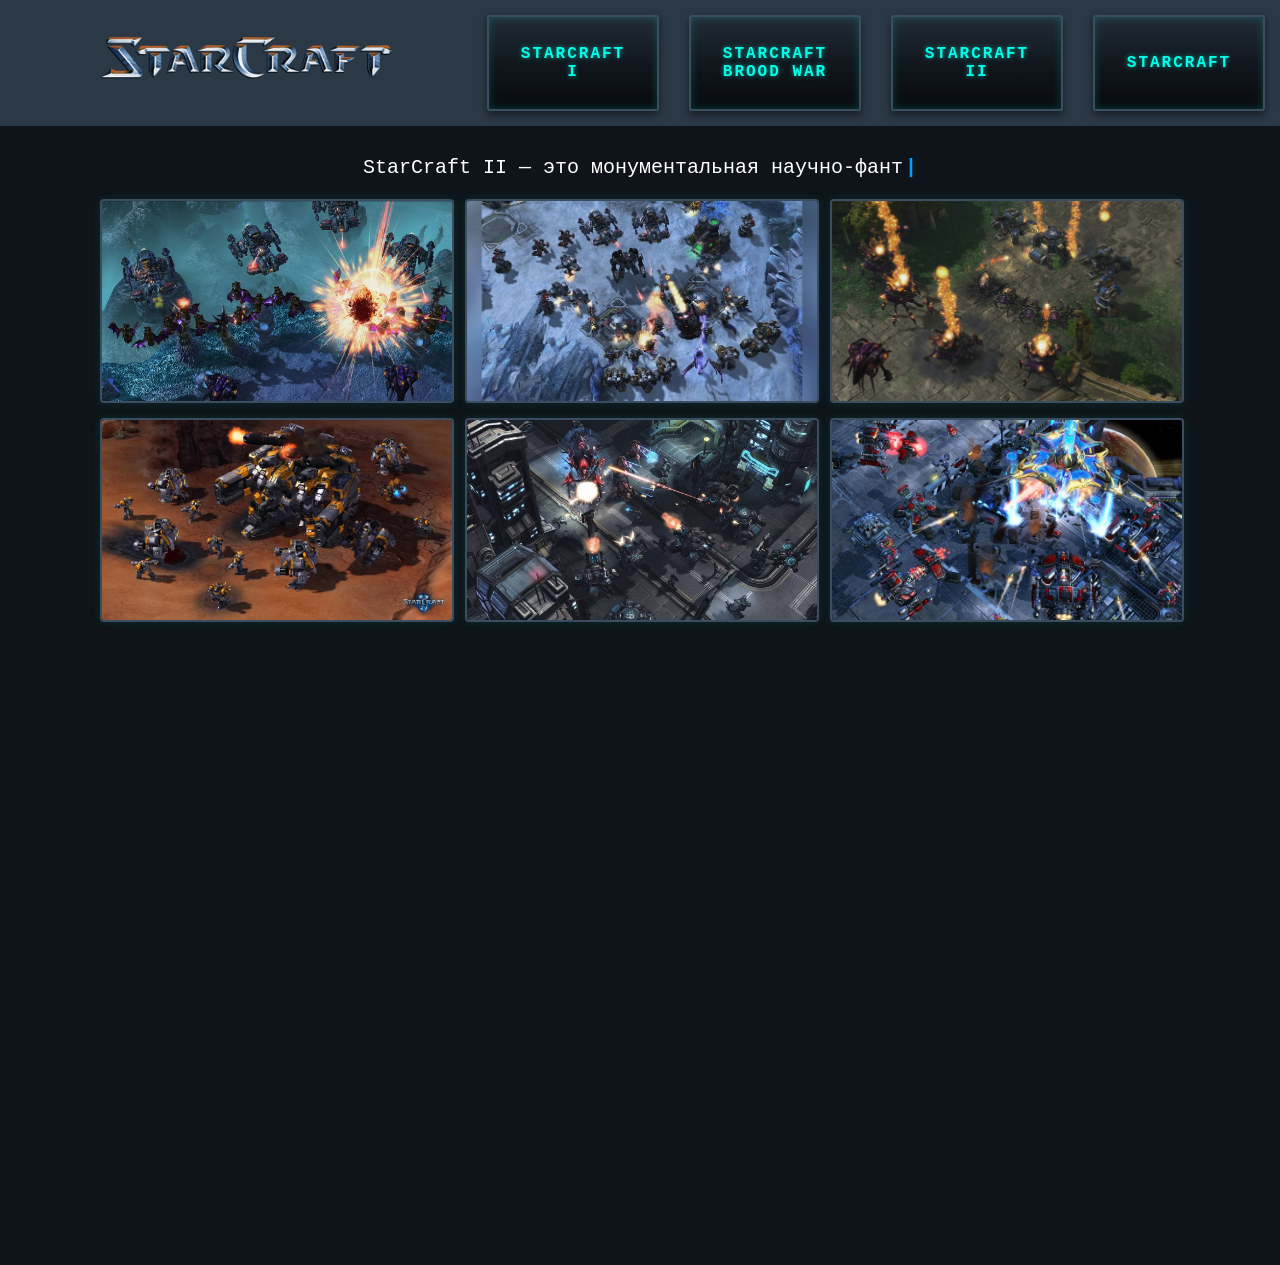
<file: starcraft2.html>
<!DOCTYPE html>
<html lang="ru">
<head>
    <meta charset="UTF-8">
    <meta name="viewport" content="width=device-width, initial-scale=1.0">
    <title>StarCraft II</title>
    <link rel="stylesheet" href="css/style.css">
</head>
<body>
    <!-- здесь кнопки навигации -->
    <nav>
        <!-- логотип старкрафт (если нажать, то вернуться домой) -->
        <div class="logo">
            <a href="index.html">
                <img src="imgs/logo.png" alt="">
            </a>
        </div>

        <!-- кнопки на другие страницы -->
        <div class="buttons-container">
            <div class="button">
                <a href="starcraft1.html"><p>StarCraft I</p></a>
            </div>

            <div class="button">
                <a href="starcraft_brood_war.html"><p>StarCraft Brood War</p></a>
            </div>
                
            <div class="button">
                <a href="starcraft2.html"><p>StarCraft II</p></a>
            </div>

            <div class="button">
                <a href="starcraft.html"><p>StarCraft</p></a>
            </div>
        </div>
    </nav>

    <!-- контент -->
    <div class="content">
        <!-- краткий текст про что эта игра -->
        <div class="main-text content-container" id="typedText">
            <p>StarCraft II — это монументальная научно-фантастическая стратегия в реальном времени, продолжающая грандиозную сагу о противостоянии Терранов, Зергов и Протоссов в секторе Копрулу спустя четыре года после событий Brood War. Сюжетная кампания разделена на три масштабные части, каждая из которых фокусируется на одной из рас и её ключевом лидере. История начинается с отчаянной борьбы Джима Рейнора против тиранического режима Доминиона Терранов и его попыток спасти свою возлюбленную Сару Керриган от власти Роя. Затем повествование переносится к самой Керриган, которая проходит путь от жажды мести до осознания своего истинного предназначения и возвращения контроля над Зергами. В финальной главе иерарх Артанис объединяет разрозненные племена Протоссов, чтобы отвоевать их родной мир Айур и вступить в битву против древнего павшего зел-нага Амуна, угрожающего уничтожить всё живое во Вселенной. Игра предлагает глубокую драматическую историю о дружбе, предательстве, жертвенности и искуплении, где судьбы героев переплетаются в отчаянном сражении за будущее всей галактики.</p>
        </div>

        <!-- 6 фото -->
        <div class="img6">
            <!-- 1 -->
            <div>
                <img src="imgs/starcraft II/1.avif" alt="">
            </div>
            <!-- 2 -->
            <div>
                <img src="imgs/starcraft II/2.jpeg" alt="">
            </div>
            <!-- 3 -->
            <div>
                <img src="imgs/starcraft II/3.jpg" alt="">
            </div>
            <!-- 4 -->
            <div>
                <img src="imgs/starcraft II/4.webp" alt="">
            </div>
            <!-- 5 -->
            <div>
                <img src="imgs/starcraft II/5.jpg" alt="">
            </div>
            <!-- 6 -->
            <div>
                <img src="imgs/starcraft II/6.jpg" alt="">
            </div>
        </div>

        <!-- видео геймплей -->
        <div class="video-container">
            <iframe src="https://www.youtube.com/embed/FaFyogc5fTs?si=ZmTMrAzYBDzEeihB" title="YouTube video player" frameborder="0" allow="accelerometer; autoplay; clipboard-write; encrypted-media; gyroscope; picture-in-picture; web-share" referrerpolicy="strict-origin-when-cross-origin" allowfullscreen></iframe>
        </div>
    </div>

    <!-- JS -->
    <script src="js/type_text.js"></script>
</body>
</html>
</file>
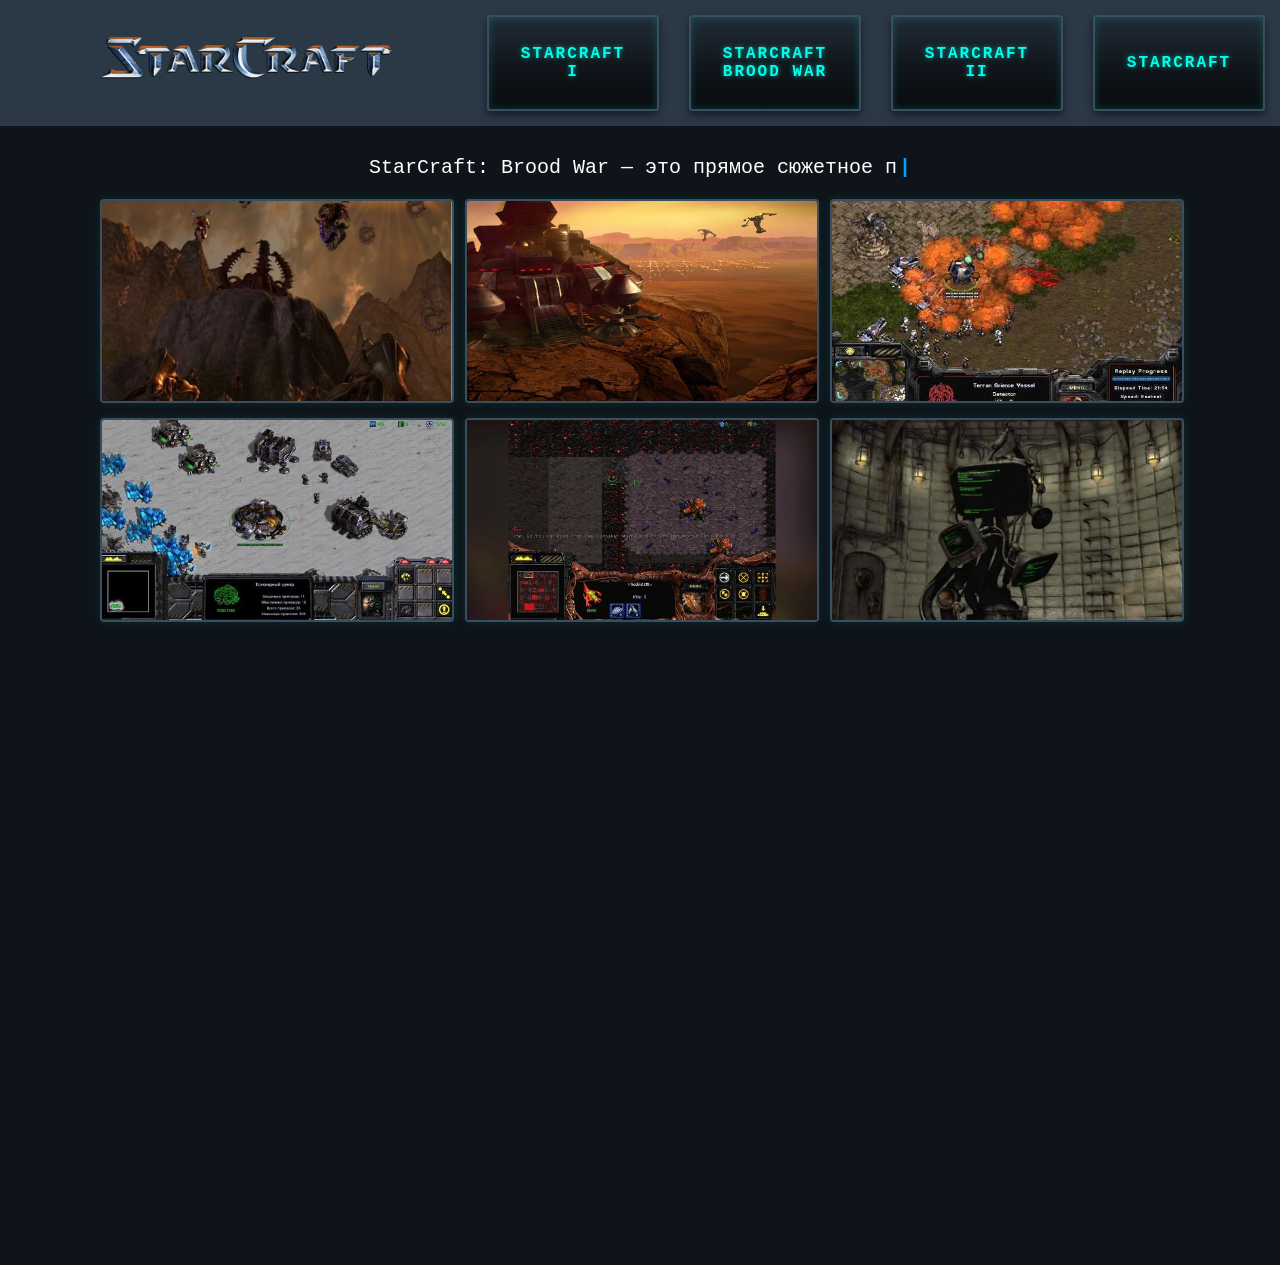
<file: starcraft_brood_war.html>
<!DOCTYPE html>
<html lang="ru">
<head>
    <meta charset="UTF-8">
    <meta name="viewport" content="width=device-width, initial-scale=1.0">
    <title>StarCraft Brood War</title>
    <link rel="stylesheet" href="css/style.css">
</head>
<body>
    <!-- здесь кнопки навигации -->
    <nav>
        <!-- логотип старкрафт (если нажать, то вернуться домой) -->
        <div class="logo">
            <a href="index.html">
                <img src="imgs/logo.png" alt="">
            </a>
        </div>

        <!-- кнопки на другие страницы -->
        <div class="buttons-container">
            <div class="button">
                <a href="starcraft1.html"><p>StarCraft I</p></a>
            </div>

            <div class="button">
                <a href="starcraft_brood_war.html"><p>StarCraft Brood War</p></a>
            </div>
                
            <div class="button">
                <a href="starcraft2.html"><p>StarCraft II</p></a>
            </div>

            <div class="button">
                <a href="starcraft.html"><p>StarCraft</p></a>
            </div>
        </div>
    </nav>

    <!-- контент -->
    <div class="content">
        <!-- краткий текст про что эта игра -->
        <div class="main-text content-container" id="typedText">
            <p>StarCraft: Brood War — это прямое сюжетное продолжение первой части, которое развивает историю сектора Копрулу после гибели Сверхразума зергов и погружает галактику в еще более хаотичную и жестокую войну. Сюжет дополнения рассказывает о попытках разрозненных фракций восстановить силы и захватить контроль над освободившимся престолом правителя Роя. Протоссы сталкиваются с угрозой полного уничтожения своего родного мира Айура и вынуждены искать убежище на мрачной планете Шакурас, объединяясь со своими изгнанными братьями — темными храмовниками. В это же время на сцену выходит мощный экспедиционный флот Объединенного Земного Директората, прибывший с далекой Земли, чтобы силой подчинить себе мятежный сектор и взять под контроль восстанавливающийся Рой зергов. Однако главным кукловодом этой кровопролитной борьбы становится Сара Керриган, Королева Клинков, которая с помощью хитроумных манипуляций, предательств и временных союзов стравливает своих врагов между собой, чтобы в конечном итоге уничтожить всех соперников и стать единоличной и никем не оспариваемой владычицей всей галактики.</p>
        </div>

        <!-- 6 фото -->
        <div class="img6">
            <!-- 1 -->
            <div>
                <img src="imgs/starcraft brood war/1.webp" alt="">
            </div>
            <!-- 2 -->
            <div>
                <img src="imgs/starcraft brood war/2.jpeg" alt="">
            </div>
            <!-- 3 -->
            <div>
                <img src="imgs/starcraft brood war/3.jpeg" alt="">
            </div>
            <!-- 4 -->
            <div>
                <img src="imgs/starcraft brood war/4.jpeg" alt="">
            </div>
            <!-- 5 -->
            <div>
                <img src="imgs/starcraft brood war/5.webp" alt="">
            </div>
            <!-- 6 -->
            <div>
                <img src="imgs/starcraft brood war/6.webp" alt="">
            </div>
        </div>

        <!-- видео геймплей -->
        <div class="video-container">
            <iframe src="https://www.youtube.com/embed/ukbE7hZSOn0?si=rnwVay3dRbIV9CEd" title="YouTube video player" frameborder="0" allow="accelerometer; autoplay; clipboard-write; encrypted-media; gyroscope; picture-in-picture; web-share" referrerpolicy="strict-origin-when-cross-origin" allowfullscreen></iframe>
        </div>
    </div>

    <!-- JS -->
    <script src="js/type_text.js"></script>
</body>
</html>
</file>
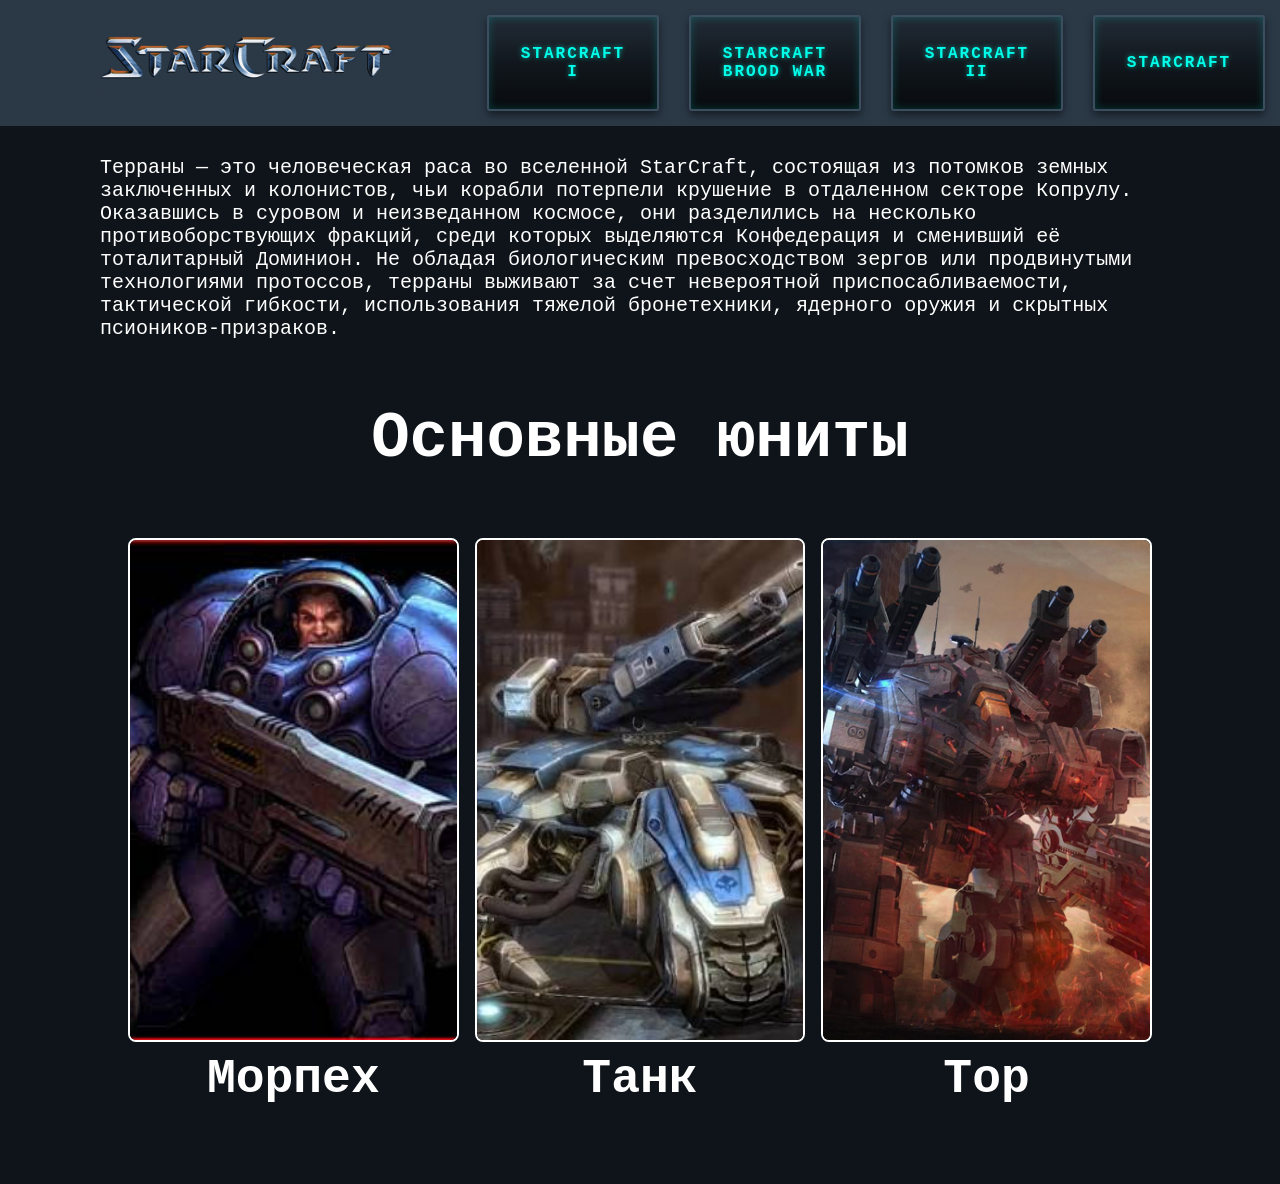
<file: terran.html>
<!DOCTYPE html>
<html lang="en">
<head>
    <meta charset="UTF-8">
    <meta name="viewport" content="width=device-width, initial-scale=1.0">
    <title>Terran</title>
    <link rel="stylesheet" href="css/style.css">
</head>
<body>
    <!-- здесь кнопки навигации -->
    <nav>
        <!-- логотип старкрафт (если нажать, то вернуться домой) -->
        <div class="logo">
            <a href="index.html">
                <img src="imgs/logo.png" alt="">
            </a>
        </div>

        <!-- кнопки на другие страницы -->
        <div class="buttons-container">
            <div class="button">
                <a href="starcraft1.html"><p>StarCraft I</p></a>
            </div>

            <div class="button">
                <a href="starcraft_brood_war.html"><p>StarCraft Brood War</p></a>
            </div>
                
            <div class="button">
                <a href="starcraft2.html"><p>StarCraft II</p></a>
            </div>

            <div class="button">
                <a href="starcraft.html"><p>StarCraft</p></a>
            </div>
        </div>
    </nav>
    
    <div class="content">
        <!-- краткий текст про расу -->
        <div class="main-text">
            <p>Терраны — это человеческая раса во вселенной StarCraft, состоящая из потомков земных заключенных и колонистов, чьи корабли потерпели крушение в отдаленном секторе Копрулу. Оказавшись в суровом и неизведанном космосе, они разделились на несколько противоборствующих фракций, среди которых выделяются Конфедерация и сменивший её тоталитарный Доминион. Не обладая биологическим превосходством зергов или продвинутыми технологиями протоссов, терраны выживают за счет невероятной приспосабливаемости, тактической гибкости, использования тяжелой бронетехники, ядерного оружия и скрытных псиоников-призраков.</p>
        </div>

        <!-- Тайтл: основные юниты -->
        <div>
            <h1 class="unit-h">Основные юниты</h1>
        </div>

        <!-- Фото основных юнитов -->
        <div class="unit-images">
            <div class="unit-container">
                <img src="imgs/terran/morpeh.jpeg" alt="">
                <p>Морпех</p>
            </div>

            <div class="unit-container">
                <img src="imgs/terran/tank.jpeg" alt="">
                <p>Танк</p>
            </div>

            <div class="unit-container">
                <img src="imgs/terran/thor.jpg" alt="">
                <p>Тор</p>
            </div>
        </div>
    </div>

    <!-- Модальное окно для просмотра фото -->
    <div class="modal" id="imageModal">
        <span class="modal-close" id="modalClose">&times;</span>
        <img class="modal-content" id="modalImg" alt="Увеличенное фото">
        <p class="modal-caption" id="modalCaption"></p>
    </div>

    <!-- JS -->
    <script src="js/units.js"></script>
</body>
</html>
</file>
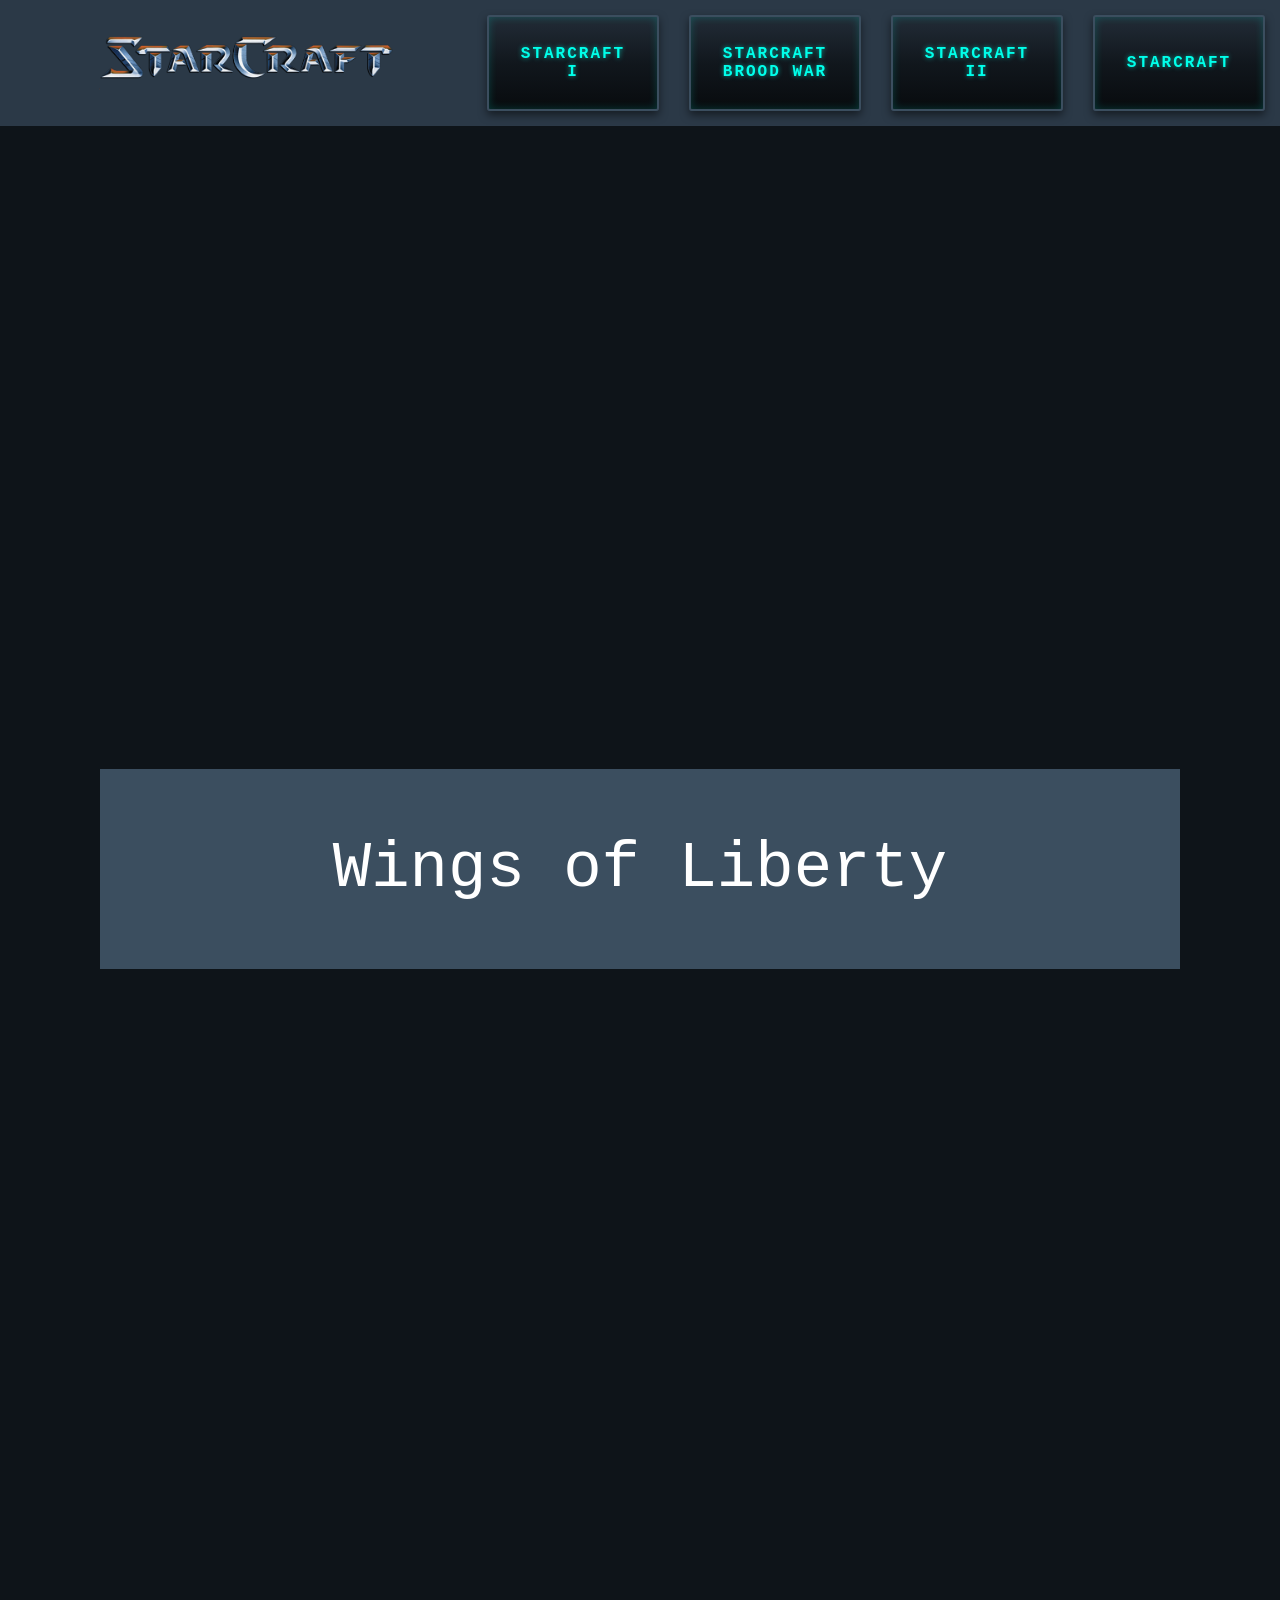
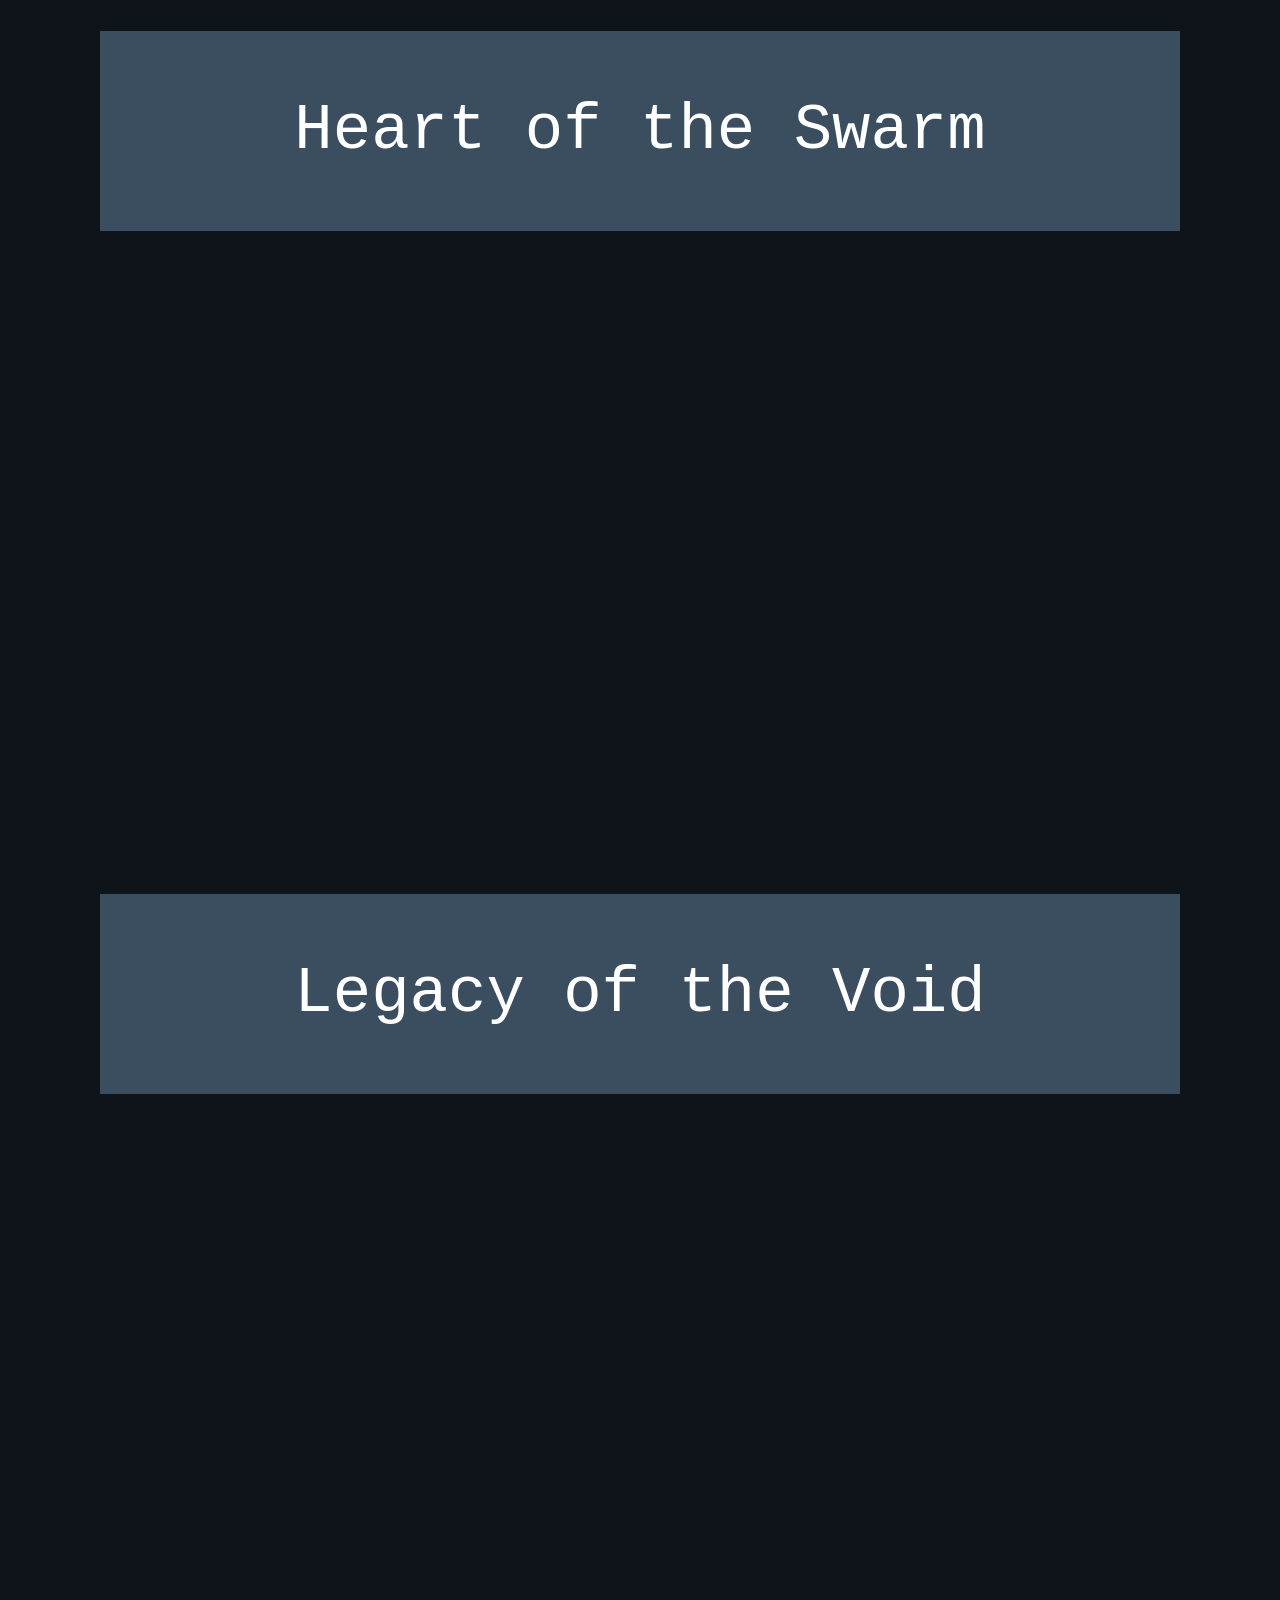
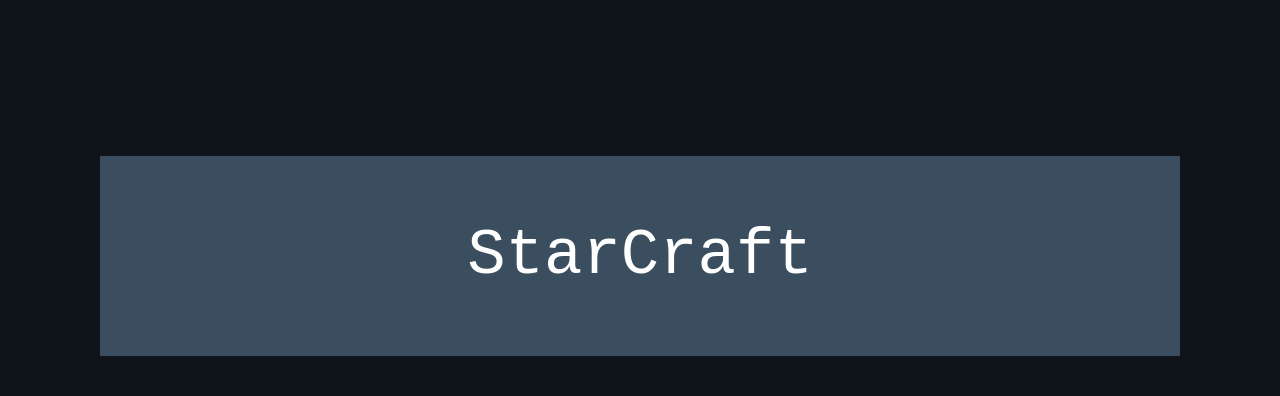
<file: trailers.html>
<!DOCTYPE html>
<html lang="ru">
<head>
    <meta charset="UTF-8">
    <meta name="viewport" content="width=device-width, initial-scale=1.0">
    <title>Trailers</title>
    <link rel="stylesheet" href="css/style.css">
</head>
<body>
    <!-- здесь кнопки навигации -->
    <nav>
        <!-- логотип старкрафт (если нажать, то вернуться домой) -->
        <div class="logo">
            <a href="index.html">
                <img src="imgs/logo.png" alt="">
            </a>
        </div>

        <!-- кнопки на другие страницы -->
        <div class="buttons-container">
            <div class="button">
                <a href="starcraft1.html"><p>StarCraft I</p></a>
            </div>

            <div class="button">
                <a href="starcraft_brood_war.html"><p>StarCraft Brood War</p></a>
            </div>
                
            <div class="button">
                <a href="starcraft2.html"><p>StarCraft II</p></a>
            </div>

            <div class="button">
                <a href="starcraft.html"><p>StarCraft</p></a>
            </div>
        </div>
    </nav>

    <div class="content">
        <!-- трейлер -->
        <div class="content-container trailer">
            <!-- видео -->
            <div class="video-container">
                <iframe src="https://www.youtube.com/embed/D2SCuTKuiCo?si=I5UgDabCDwboRsm0" title="YouTube video player" frameborder="0" allow="accelerometer; autoplay; clipboard-write; encrypted-media; gyroscope; picture-in-picture; web-share" referrerpolicy="strict-origin-when-cross-origin" allowfullscreen></iframe>
            </div>
            <!-- Имя -->
            <div class="title-container">
                <p>Wings of Liberty</p>
            </div>
        </div>

        <!-- трейлер -->
        <div class="content-container trailer">
            <!-- видео -->
            <div class="video-container">
                <iframe src="https://www.youtube.com/embed/HzV0HyYXr0w?si=Ee7WzxH6fgffFLxZ" title="YouTube video player" frameborder="0" allow="accelerometer; autoplay; clipboard-write; encrypted-media; gyroscope; picture-in-picture; web-share" referrerpolicy="strict-origin-when-cross-origin" allowfullscreen></iframe>
            </div>
            <!-- Имя -->
            <div class="title-container">
                <p>Heart of the Swarm</p>
            </div>
        </div>

        <!-- трейлер -->
        <div class="content-container trailer">
            <!-- видео -->
            <div class="video-container">
                <iframe src="https://www.youtube.com/embed/EWkbG5WV6e4?si=f7KjXPrutqED2juJ" title="YouTube video player" frameborder="0" allow="accelerometer; autoplay; clipboard-write; encrypted-media; gyroscope; picture-in-picture; web-share" referrerpolicy="strict-origin-when-cross-origin" allowfullscreen></iframe>
            </div>
            <!-- Имя -->
            <div class="title-container">
                <p>Legacy of the Void</p>
            </div>
        </div>

        <!-- трейлер -->
        <div class="content-container trailer">
            <!-- видео -->
            <div class="video-container">
                <iframe src="https://www.youtube.com/embed/kAHntV0eY74?si=r6Pld2xWdA_DMeix" title="YouTube video player" frameborder="0" allow="accelerometer; autoplay; clipboard-write; encrypted-media; gyroscope; picture-in-picture; web-share" referrerpolicy="strict-origin-when-cross-origin" allowfullscreen></iframe>
            </div>
            <!-- Имя -->
            <div class="title-container">
                <p>StarCraft</p>
            </div>
        </div>
    </div>
</body>
</html>
</file>
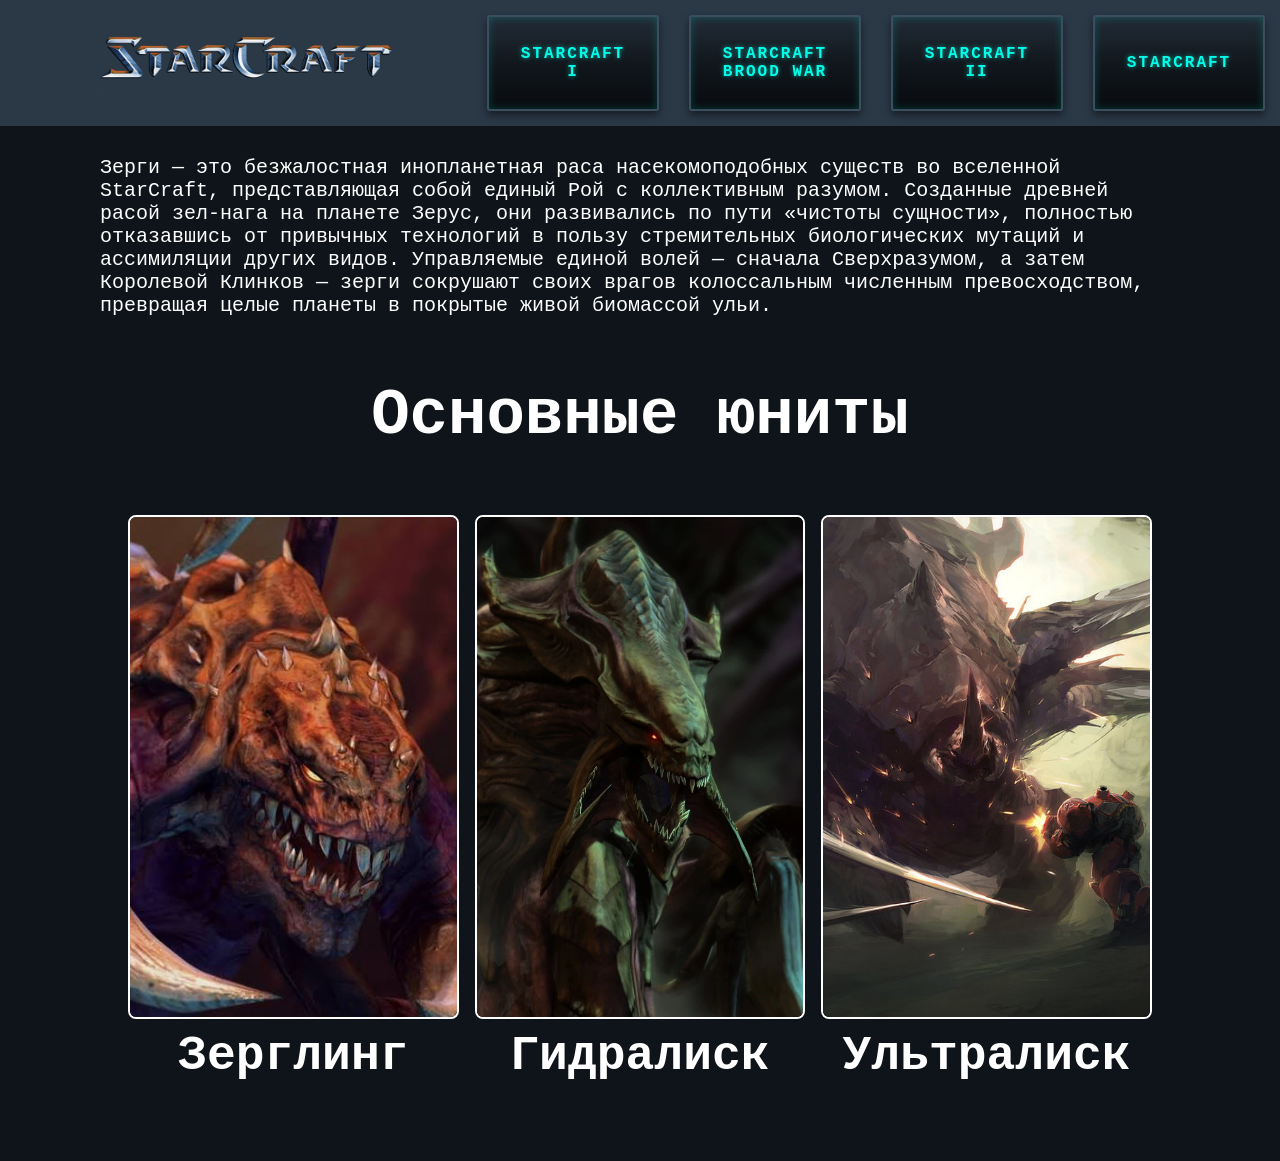
<file: zerg.html>
<!DOCTYPE html>
<html lang="en">
<head>
    <meta charset="UTF-8">
    <meta name="viewport" content="width=device-width, initial-scale=1.0">
    <title>Zergs</title>
    <link rel="stylesheet" href="css/style.css">
</head>
<body>
    <!-- здесь кнопки навигации -->
    <nav>
        <!-- логотип старкрафт (если нажать, то вернуться домой) -->
        <div class="logo">
            <a href="index.html">
                <img src="imgs/logo.png" alt="">
            </a>
        </div>

        <!-- кнопки на другие страницы -->
        <div class="buttons-container">
            <div class="button">
                <a href="starcraft1.html"><p>StarCraft I</p></a>
            </div>

            <div class="button">
                <a href="starcraft_brood_war.html"><p>StarCraft Brood War</p></a>
            </div>
                
            <div class="button">
                <a href="starcraft2.html"><p>StarCraft II</p></a>
            </div>

            <div class="button">
                <a href="starcraft.html"><p>StarCraft</p></a>
            </div>
        </div>
    </nav>
    
    <div class="content">
        <!-- краткий текст про расу -->
        <div class="main-text">
            <p>Зерги — это безжалостная инопланетная раса насекомоподобных существ во вселенной StarCraft, представляющая собой единый Рой с коллективным разумом. Созданные древней расой зел-нага на планете Зерус, они развивались по пути «чистоты сущности», полностью отказавшись от привычных технологий в пользу стремительных биологических мутаций и ассимиляции других видов. Управляемые единой волей — сначала Сверхразумом, а затем Королевой Клинков — зерги сокрушают своих врагов колоссальным численным превосходством, превращая целые планеты в покрытые живой биомассой ульи.</p>
        </div>

        <!-- Тайтл: основные юниты -->
        <div>
            <h1 class="unit-h">Основные юниты</h1>
        </div>

        <!-- Фото основных юнитов -->
        <div class="unit-images">
            <div class="unit-container">
                <img src="imgs/zerg/zergling.jpeg" alt="">
                <p>Зерглинг</p>
            </div>

            <div class="unit-container">
                <img src="imgs/zerg/Hydralisk.webp" alt="">
                <p>Гидралиск</p>
            </div>

            <div class="unit-container">
                <img src="imgs/zerg/UltraliskMarine_SC2_Art1.jpg" alt="">
                <p>Ультралиск</p>
            </div>
        </div>
    </div>

    <!-- Модальное окно для просмотра фото -->
    <div class="modal" id="imageModal">
        <span class="modal-close" id="modalClose">&times;</span>
        <img class="modal-content" id="modalImg" alt="Увеличенное фото">
        <p class="modal-caption" id="modalCaption"></p>
    </div>

    <!-- JS -->
    <script src="js/units.js"></script>
</body>
</html>
</file>
<file: css/style.css>
/* здесь всё для навигации */
body {
    padding: 0;
    margin: 0;
    background-color: #0e1419;
    color: #ffffff;
    font-family: 'Courier New', Courier, monospace; /* Роботизированный/моноширинный шрифт */
}

nav {
    display: flex;
    background-color: #2b3947;
    padding: 10px;
}

.logo {
    flex: 1;
    display: flex;
    justify-content: center;
    align-items: center;
    margin: 10px;
}

.logo a {
    flex: 1;
    display: flex;
    justify-content: center;
    align-items: center;
}

.logo a img {
    width: 65%;
}

.buttons-container {
    display: flex;
    gap: 20px;
    flex: 1;
}

.button {
    max-width: 200px; /* Настройте эту величину под ваши нужды */
    min-width: 120px;

    text-align: center;
    flex: 1;
    display: flex;
    justify-content: center; /* Выравнивание по горизонтали */
    align-items: center;
    /* текст */
    color: #00ffea; /* Неоново-бирюзовый цвет текста */
    font-weight: bold;
    text-transform: uppercase; /* Все буквы заглавные */
    letter-spacing: 2px; /* Растянутые буквы */
    text-shadow: 0 0 5px rgba(0, 255, 234, 0.6);
    /*  */
    padding: 12px 24px;
    margin: 5px;
    cursor: pointer;
    position: relative;
    transition: all 0.2s ease-in-out;

    /* Металлический темный градиент для фона */
    background: linear-gradient(180deg, #222c37 0%, #11171d 50%, #080b0e 100%);
    
    /* Массивная рамка с заклепками (имитация через тени) */
    border: 2px solid #3b4e5f;
    border-radius: 3px; /* Слегка скругленные, рубленые углы */
    
    /* Внутреннее свечение (интерфейс) + внешняя тень */
    box-shadow: 
        inset 0 0 8px rgba(0, 255, 234, 0.2), 
        0 4px 8px rgba(0, 0, 0, 0.5);
}

.button a {
    color: inherit;            /* Наследует бирюзовый/золотой цвет от самой кнопки */
    text-decoration: none;     /* Убирает синее подчеркивание */
    display: flex;             /* Позволяет ссылке занять всю площадь кнопки */
    justify-content: center;
    align-items: center;
    width: 100%;               /* Чтобы кликалась вся кнопка, а не только текст */
    height: 100%;
}

/* Эффект при наведении (активация системы) */
.button:hover {
    color: #ffffff;
    background: linear-gradient(180deg, #2b3947 0%, #18222a 50%, #0e1419 100%);
    border-color: #00ffea; /* Рамка загорается бирюзовым */
    text-shadow: 0 0 10px #00ffea, 0 0 20px #00ffea;
    box-shadow: 
        inset 0 0 15px rgba(0, 255, 234, 0.5), 
        0 0 15px rgba(0, 255, 234, 0.4);
    transform: translateY(-1px);
}

/* Эффект при клике (нажатие на тумблер) */
.button:active {
    background: linear-gradient(180deg, #080b0e 0%, #11171d 100%);
    box-shadow: inset 0 0 10px rgba(0, 0, 0, 0.8);
    transform: translateY(1px);
}

/* ========================== здесь контенты ========================== */
.content {
    display: flex;
    flex-direction: column;
    justify-content: center;
    align-items: center;
    padding: 10px 100px 10px 100px;
}

.main-text {
    font-size: 20px;
}

/* Стили для блока-контейнера */
.big-image {
    width: 100%;
    margin-top: 20px;
    display: flex;
    justify-content: center;
    position: relative; /* Обязательно для позиционирования текста */
    overflow: visible;  /* Позволяет картинке подниматься выше границы */
    cursor: pointer;
    text-decoration: none; /* Убирает подчеркивание текста */
    color: inherit;        /* Наследует цвет или переопределяется в p */
}

/* Стили для картинки */
.big-image img {
    width: 100%;
    object-fit: cover;   
    object-position: center; 
    
    border: 2px solid #3b4e5f; 
    border-radius: 4px;

    /* Исходное свечение (со всех сторон) */
    box-shadow: 0 0 15px rgba(0, 255, 234, 0.15), 0 10px 25px rgba(0, 0, 0, 0.6);

    /* Плавность анимации подъема, свечения и рамки */
    transition: transform 0.3s ease, box-shadow 0.3s ease, border-color 0.3s ease;
}

/* Стили для скрытого текста */
.big-image p {
    position: absolute;
    bottom: 15px;               /* Отступ текста от нижнего края */
    left: 50%;
    transform: translateX(-50%) translateY(10px); /* Смещаем немного вниз */
    
    color: #00ffea;
    font-size: 4rem;
    font-weight: bold;
    text-transform: uppercase;
    letter-spacing: 2px;
    text-shadow: 0 0 8px rgba(0, 255, 234, 0.8);
    
    pointer-events: none;       /* Чтобы текст не мешал наведению на картинку */
    opacity: 0;                 /* Скрыт по умолчанию */
    
    /* Плавность появления текста */
    transition: opacity 0.3s ease, transform 0.3s ease;
}

/* === ЭФФЕКТЫ ПРИ НАВЕДЕНИИ === */

/* 1. Картинка поднимается и подсвечивается снизу и по бокам */
.big-image:hover img {
    transform: translateY(-8px); /* Поднимаем картинку вверх */
    border-color: #00ffea;       /* Подсвечиваем рамку StarCraft-голубым */

    /* 
       Чтобы свечение не шло НАВЕРХ, используем положительный смещение по Y (10px) 
       и боковые тени без верхнего размытия.
    */
    box-shadow: 
        0 12px 25px rgba(0, 255, 234, 0.4),  /* Свечение снизу */
        -10px 10px 20px rgba(0, 255, 234, 0.25), /* Свечение слева-снизу */
         10px 10px 20px rgba(0, 255, 234, 0.25), /* Свечение справа-снизу */
        0 15px 30px rgba(0, 0, 0, 0.8);        /* Усиленная темная тень снизу */
}

/* 2. Текст плавно появляется и приподнимается в исходную позицию */
.big-image:hover p {
    opacity: 1;
    transform: translateX(-50%) translateY(0);
}

/* === 6 фото === */

/* Контейнер сетки */
.img6 {
    display: grid;
    /* Создает 3 колонки одинаковой ширины */
    grid-template-columns: repeat(3, 1fr); 
    /* Расстояние между карточками */
    gap: 15px; 
    width: 100%;
}

/* Каждый блок с картинкой */
.img6 > div {
    width: 100%;
    /* Фиксированная высота для ровной сетки */
    height: 200px; 
    border-radius: 4px;
    overflow: hidden;
    
    /* Стилизация в стиле StarCraft */
    border: 2px solid #3b4e5f;
    box-shadow: 0 0 10px rgba(0, 255, 234, 0.1);
}

/* Растягиваем саму картинку внутри блока */
.img6 > div img {
    width: 100%;
    height: 100%;
    /* Обрезает картинки без искажения пропорций */
    object-fit: cover; 
    object-position: center;
    display: block;
}

.video-container {
    margin-top: 20px;
    width: 100%;
}

.video-container iframe {
    width: 100%;
    aspect-ratio: 16 / 9; /* Сохраняет пропорции плеере при любой ширине экрана */
    border: 0;
}

/* ========================== трейлеры ==========================  */
.trailer {
    width: 100%;
    display: flex;
    flex-direction: column;
    margin-bottom: 30px;
}

.trailer p {
    text-align: center;
    font-size: 4rem;
}

.title-container {
    background-color: #3b4e5f;
}

/* ========================== карточки ========================== */
/* Контейнер для карточек */
.cards-container {
    display: flex;
    flex-wrap: wrap;
    gap: 20px;
    padding: 20px;
}

/* Обертка карточки (задает 3D-пространство) */
.card {
    width: 250px;
    height: 350px;
    perspective: 1000px; /* Глубина 3D-эффекта */
    cursor: pointer;
}

/* Общий контейнер обеих сторон (вращаемая часть) */
.card-front,
.card-back {
    position: absolute;
    width: 100%;
    height: 100%;
    border-radius: 12px;
    overflow: hidden;
    box-shadow: 0 4px 15px rgba(0, 0, 0, 0.2);
    
    /* Скрываем заднюю сторону элемента при повороте */
    backface-visibility: hidden;
    -webkit-backface-visibility: hidden;
    
    /* Плавность анимации */
    transition: transform 0.6s cubic-bezier(0.4, 0, 0.2, 1);

    /* Добавляем белый контур толщиной 2px */
    border: 2px solid #3b4e5f; 
    
    /* Важно: включает границу в общие размеры элемента, 
       чтобы карточки не сдвигались */
    box-sizing: border-box;

    display: flex;
    flex-direction: column;
}

/* Передняя сторона */
.card-front {
    background-color: #1e1e1e;
    color: #ffffff;
    display: flex;
    flex-direction: column;
    align-items: center;
    justify-content: space-between;
    transform: rotateY(0deg); /* Начальное положение */
}

.card-front img {
    width: 100%;
    height: 80%;
    object-fit: cover;
}

.hero-name {
    font-size: 1.2rem;
    font-weight: bold;
    margin: 15px 0;
}

/* Задняя сторона */
.card-back {
    background-color: #2b2b2b;
    color: #ffffff;
    display: flex;
    align-items: center;
    justify-content: center;
    padding: 20px;
    text-align: center;
    box-sizing: border-box;
    
    /* Изначально развернута на 180 градусов */
    transform: rotateY(180deg);
}

/* Анимация при наведении */
.card:hover .card-front {
    transform: rotateY(-180deg); /* Передняя уходит назад */
}

.card:hover .card-back {
    transform: rotateY(0deg); /* Задняя выходит вперед */
}

/* ========================== фото юнитов ========================== */
/* Контейнер для всех юнитов */
.unit-images {
    display: flex;
    width: 100%;             /* Растягивается на всю доступную ширину */
    box-sizing: border-box;
    padding: 20px;
}

/* Блок каждого юнита */
.unit-container {
    width: 33.33%;           /* Каждая карточка занимает ровно 1/3 ширины */
    display: flex;
    flex-direction: column;  /* Картинка сверху, текст снизу */
    align-items: center;     /* Центрирует элементы по горизонтали */
    padding: 0 10px;         /* Внутренние отступы, чтобы картинки не слипались */
    box-sizing: border-box;
}

/* Настройки изображений */
.unit-container img {
    width: 100%;             /* Занимает всю ширину своего unit-container */
    height: 500px;           /* Фиксированная высота для одинакового размера */
    object-fit: cover;       /* Сохраняет пропорции фото, обрезая лишнее */
    border-radius: 8px;      /* Скругление углов (по желанию) */
    border: 2px solid #ffffff; /* Белый контур (по желанию) */
}

/* Подпись под фото */
.unit-container p {
    color: #ffffff;
    font-size: 3rem;
    font-weight: bold;
    margin-top: 10px;
    text-align: center;
}

.unit-h {
    font-size: 4rem;
}

/* ========================== анимация вверх ========================== */

/* Фиксированный контейнер в правом нижнем углу */
.frontend {
  position: fixed;
  bottom: 30px;
  right: 30px;
  z-index: 999;
}

/* Стиль круглой кнопки */
.circle-button {
  width: 50px;
  height: 50px;
  border-radius: 50%;
  background-color: #0b1f33; /* Тёмно-синий стиль StarCraft */
  border: 2px solid #00a2ff; /* Неоновая синяя рамка */
  box-shadow: 0 0 10px rgba(0, 162, 255, 0.5);
  display: flex;
  align-items: center;
  justify-content: center;
  cursor: pointer;
  
  /* Изначально кнопка невидима */
  opacity: 0;
  visibility: hidden;
  transform: translateY(20px);
  
  /* Плавный переход для всех свойств */
  transition: all 0.3s ease;
}

/* Иконка стрелки внутри кнопки */
.circle-button img {
  width: 24px;
  height: 24px;
  object-fit: contain;
}

/* Эффекты при наведении */
.circle-button:hover {
  background-color: #00a2ff;
  box-shadow: 0 0 20px rgba(0, 162, 255, 0.9);
  transform: translateY(-3px);
}

.circle-button:hover img {
  filter: brightness(0) invert(1); /* Делает стрелку белой при наведении */
}

/* Класс, который делает кнопку видимой (добавляется через JS) */
.circle-button.show {
  opacity: 1;
  visibility: visible;
  transform: translateY(0);
}

/* ========================== модальное окно ========================== */

/* Курсор-указатель для картинок юнитов, чтобы показать возможность взаимодействия */
.unit-container img {
  cursor: pointer;
  user-select: none; /* Запрещает выделение текста при быстром двойном клике */
}

/* Затемненный фон модального окна */
.modal {
  position: fixed;
  top: 0;
  left: 0;
  width: 100%;
  height: 100%;
  background-color: rgba(0, 0, 0, 0.85);
  display: flex;
  flex-direction: column;
  align-items: center;
  justify-content: center;
  z-index: 1000;
  
  /* Изначально окно скрыто */
  opacity: 0;
  visibility: hidden;
  transition: opacity 0.3s ease, visibility 0.3s ease;
}

/* Класс для отображения модального окна */
.modal.active {
  opacity: 1;
  visibility: visible;
}

/* Увеличенная картинка внутри модального окна */
.modal-content {
  max-width: 80%;
  max-height: 80vh;
  border: 2px solid #00a2ff; /* Неоновая синяя рамка в стиле StarCraft */
  box-shadow: 0 0 25px rgba(0, 162, 255, 0.6);
  border-radius: 8px;
  object-fit: contain;
  
  /* Легкий эффект масштабирования при появлении */
  transform: scale(0.9);
  transition: transform 0.3s ease;
}

.modal.active .modal-content {
  transform: scale(1);
}

/* Подпись под увеличенным фото */
.modal-caption {
  color: #ffffff;
  font-size: 20px;
  margin-top: 15px;
  font-family: sans-serif;
  letter-spacing: 1px;
}

/* Кнопка закрытия (крестик) */
.modal-close {
  position: absolute;
  top: 20px;
  right: 35px;
  color: #ffffff;
  font-size: 40px;
  font-weight: bold;
  cursor: pointer;
  transition: color 0.2s ease;
}

.modal-close:hover {
  color: #00a2ff;
}

/* ========================== печатающийся текст ========================== */
/* Мигающий курсор в конце печатающегося текста */
.typing-cursor::after {
  content: '|';
  color: #00a2ff; /* Неоновый синий цвет StarCraft */
  font-weight: bold;
  display: inline-block;
  margin-left: 2px;
  animation: blink 0.7s infinite;
}

@keyframes blink {
  0%, 100% { opacity: 1; }
  50% { opacity: 0; }
}

/* ========================== CRUD ========================== */

/* Контейнер формы */
#heroForm {
    max-width: 500px;
    margin: 20px auto 40px auto;
    padding: 24px;
    background: #1e1e24;
    border-radius: 12px;
    box-shadow: 0 4px 20px rgba(0, 0, 0, 0.08);
    display: flex;
    flex-direction: column;
    gap: 16px;
    font-family: Arial, sans-serif;
}

/* Метки (подписи к полям) */
#heroForm label {
    font-weight: 600;
    font-size: 14px;
    color: #e0e0e0;
    margin-bottom: -8px;
}

/* Поля ввода и текстовая область */
#heroForm input[type="text"],
#heroForm input[type="url"],
#heroForm textarea {
    width: 100%;
    padding: 10px 14px;
    border-radius: 6px;
    font-size: 14px;
    box-sizing: border-box;
    transition: border-color 0.2s ease, box-shadow 0.2s ease;

    background-color: #2b2b36;
    border: 1px solid #3f3f4e;
    color: #ffffff;
}

/* Изменение размера для textarea */
#heroForm textarea {
    resize: vertical;
    min-height: 100px;
    line-height: 1.4;
}

/* Эффект при клике/фокусе на поле */
#heroForm input[type="text"]:focus,
#heroForm input[type="url"]:focus,
#heroForm textarea:focus {
    outline: none;
    border-color: #409eff;
    box-shadow: 0 0 0 3px rgba(64, 158, 255, 0.15);
    background-color: #ffffff;
}

/* Плейсхолдеры */
#heroForm input::placeholder,
#heroForm textarea::placeholder {
    color: #a8abb2;
}

/* Кнопки */
#heroForm button {
    padding: 10px 20px;
    font-size: 14px;
    font-weight: 600;
    border: none;
    border-radius: 6px;
    cursor: pointer;
    transition: background-color 0.2s ease, transform 0.1s ease;
}

#heroForm button:active {
    transform: scale(0.98);
}

/* Кнопка "Добавить героя" / "Сохранить" */
#submitBtn {
    background-color: #409eff;
    color: #ffffff;
    margin-top: 8px;
}

#submitBtn:hover {
    background-color: #66b1ff;
}

/* Кнопка "Отмена" */
#cancelBtn {
    background-color: #909399;
    color: #ffffff;
}

#cancelBtn:hover {
    background-color: #a6a9ad;
}
</file>
